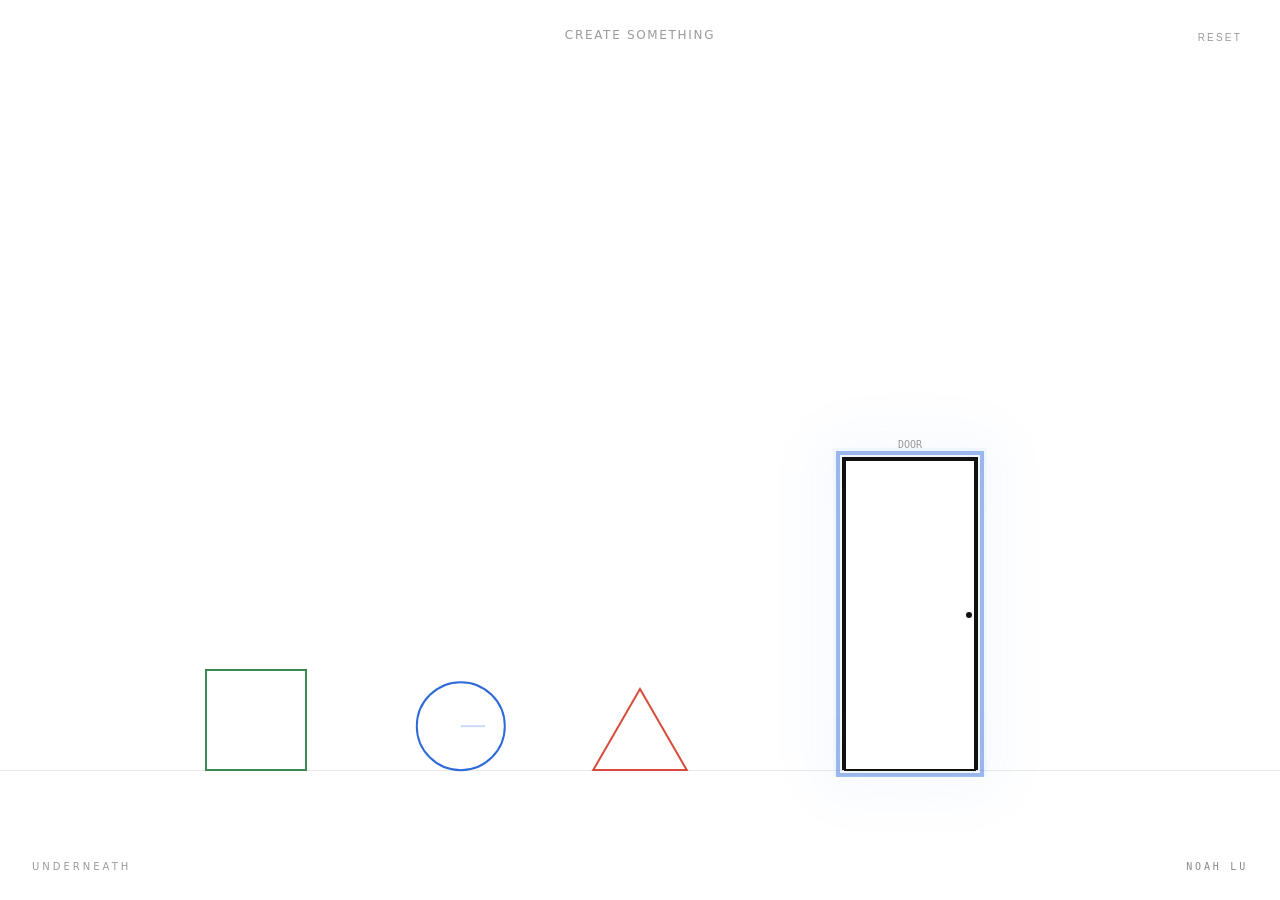
<file: index.html>
<!doctype html>
<html lang="en">
  <head>
    <meta charset="utf-8" />
    <title>Underneath</title>
    <meta name="viewport" content="width=device-width,initial-scale=1" />
    <link rel="stylesheet" href="transitions.css" />
    <link rel="stylesheet" href="styles.css" />
  </head>
  <body>
    <div class="hint" id="hint">create something</div>
    <button class="reset" id="reset" type="button">reset</button>
    <div class="brand">Underneath</div>
    <div class="credit">Noah Lu</div>
    <div class="timer" id="timer">
      holding pattern
      <div class="bar"><i id="timerFill"></i></div>
      <span class="label" id="timerText">3.0</span>
    </div>
    <canvas id="cv"></canvas>
    <div class="gate" id="gate">
      <h1>Underneath.</h1>
      <p>the first pause is complete</p>
      <a href="path.html" id="enter">follow the path</a>
    </div>
    <script src="transitions.js"></script>
    <script src="matter.min.js"></script>
    <script src="main.js"></script>
  </body>
</html>
</file>
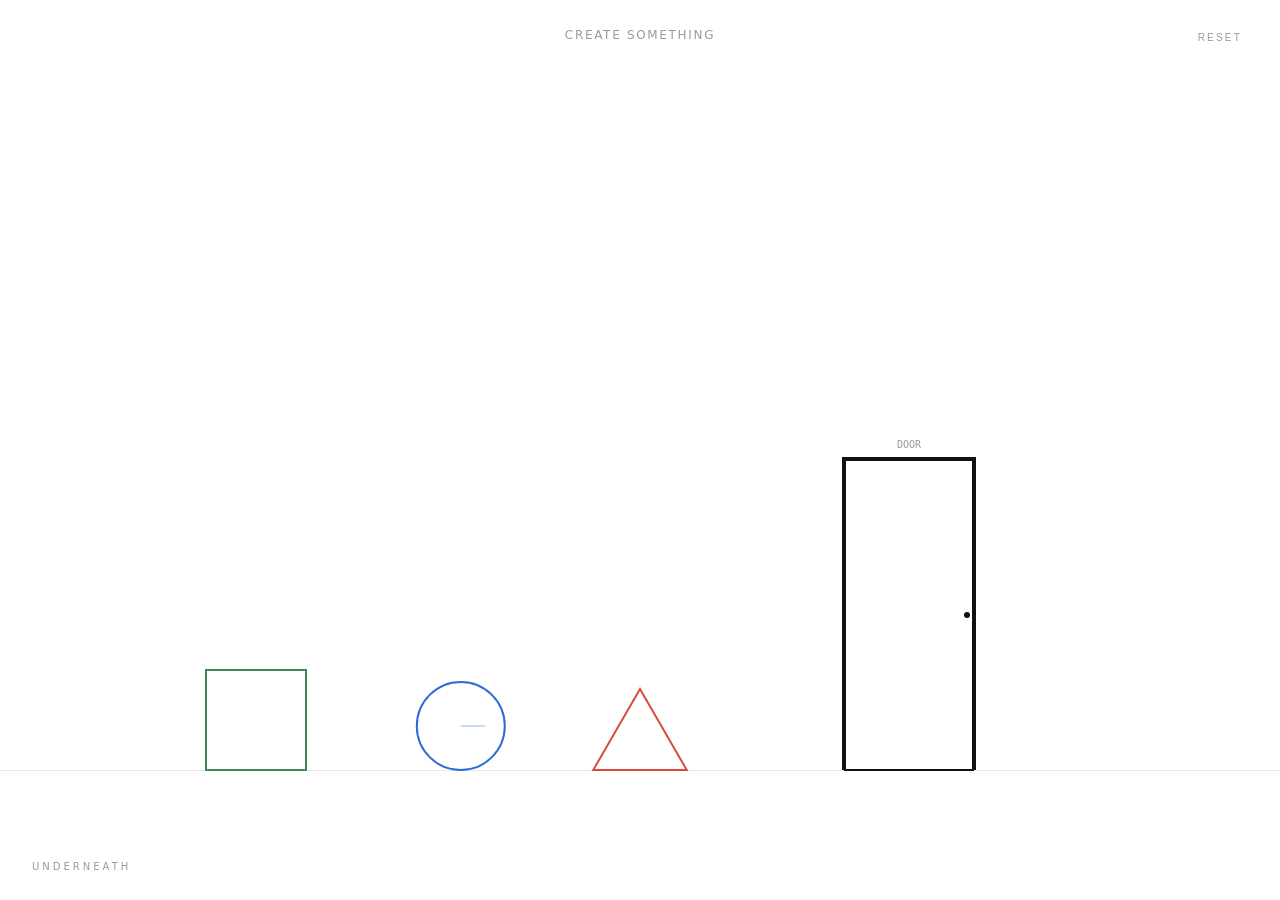
<file: art website/index.html>
<!doctype html>
<html lang="en">
  <head>
    <meta charset="utf-8" />
    <title>Underneath</title>
    <meta name="viewport" content="width=device-width,initial-scale=1" />
    <style>
      :root {
        --ink: #111;
        --muted: #9a9a9a;
        --hair: #e9e9e9;
        --red: #d94b3a;
        --blue: #2f6bd8;
        --green: #3a8a55;
      }
      * {
        box-sizing: border-box;
      }
      html,
      body {
        margin: 0;
        padding: 0;
        height: 100%;
        background: #fff;
        font-family:
          "Inter",
          system-ui,
          -apple-system,
          "Helvetica Neue",
          Helvetica,
          Arial,
          sans-serif;
      }
      body {
        overflow: hidden;
        cursor: default;
        user-select: none;
        -webkit-user-select: none;
      }
      canvas {
        position: fixed;
        inset: 0;
        display: block;
      }

      .hint {
        position: fixed;
        top: 28px;
        left: 50%;
        transform: translateX(-50%);
        font-size: 12px;
        letter-spacing: 0.14em;
        text-transform: uppercase;
        color: var(--muted);
        pointer-events: none;
        transition: opacity 0.6s ease;
      }
      .timer {
        position: fixed;
        bottom: 32px;
        left: 50%;
        transform: translateX(-50%) translateY(8px);
        font-family:
          "JetBrains Mono", ui-monospace, SFMono-Regular, Menlo, monospace;
        font-size: 11px;
        letter-spacing: 0.2em;
        color: var(--ink);
        opacity: 0;
        transition:
          opacity 0.35s ease,
          transform 0.35s ease;
        pointer-events: none;
        text-align: center;
      }
      .timer.on {
        opacity: 1;
        transform: translateX(-50%) translateY(0);
      }
      .timer .bar {
        width: 200px;
        height: 1px;
        background: var(--hair);
        margin: 10px auto 0;
        position: relative;
      }
      .timer .bar i {
        position: absolute;
        left: 0;
        top: 0;
        height: 100%;
        width: 0%;
        background: var(--ink);
        transition: width 0.12s linear;
      }
      .timer .label {
        display: block;
        margin-top: 6px;
        color: var(--muted);
        font-size: 9px;
        letter-spacing: 0.3em;
      }

      .reset {
        position: fixed;
        top: 24px;
        right: 28px;
        font-size: 10px;
        letter-spacing: 0.22em;
        text-transform: uppercase;
        color: var(--muted);
        background: none;
        border: none;
        padding: 8px 10px;
        cursor: pointer;
        transition:
          color 0.2s ease,
          opacity 0.6s ease;
        z-index: 20;
      }
      .reset:hover {
        color: var(--ink);
      }

      .gate {
        position: fixed;
        inset: 0;
        background: #0a0a0a;
        opacity: 0;
        pointer-events: none;
        transition: opacity 0.8s ease;
        display: flex;
        align-items: center;
        justify-content: center;
        flex-direction: column;
        z-index: 60;
        color: #fff;
      }
      .gate.on {
        opacity: 1;
        pointer-events: auto;
      }
      .gate h1 {
        font-family: "Fraunces", "Times New Roman", serif;
        font-weight: 300;
        font-size: 64px;
        letter-spacing: -0.02em;
        margin: 0 0 24px;
        color: #fff;
      }
      .gate p {
        font-size: 12px;
        letter-spacing: 0.2em;
        text-transform: uppercase;
        color: #666;
        margin: 0 0 48px;
      }
      .gate a {
        font-size: 11px;
        letter-spacing: 0.3em;
        text-transform: uppercase;
        color: #fff;
        border: 1px solid #fff;
        padding: 14px 32px;
        text-decoration: none;
        transition:
          background 0.25s ease,
          color 0.25s ease;
      }
      .gate a:hover {
        background: #fff;
        color: #0a0a0a;
      }

      .brand {
        position: fixed;
        bottom: 28px;
        left: 32px;
        font-size: 10px;
        letter-spacing: 0.3em;
        text-transform: uppercase;
        color: var(--muted);
        pointer-events: none;
        transition: opacity 0.6s ease;
      }

      /* CSS handles all the UI fade-out on win — no JS inline styles needed */
      body.won .hint,
      body.won .reset,
      body.won .brand,
      body.won .timer {
        opacity: 0 !important;
        pointer-events: none;
      }
    </style>
  </head>
  <body>
    <div class="hint" id="hint">Create something</div>
    <button class="reset" id="reset" type="button">reset</button>
    <div class="brand">Underneath</div>
    <div class="timer" id="timer">
      holding pattern
      <div class="bar"><i id="timerFill"></i></div>
      <span class="label" id="timerText">5.0</span>
    </div>
    <canvas id="cv"></canvas>
    <div class="gate" id="gate">
      <h1>Underneath.</h1>
      <p>you crossed the threshold</p>
      <a href="Archive.html" id="enter">enter the archive</a>
    </div>

    <script>
      /* =========================================================
   Underneath — stacking puzzle
   Optimizations applied:
   · Advanced SAT solver with continuous vertex updates 
   · Contact manifold averaging for stable polygon stacking
   · True ground-plane impulse resolution
   · Real-world inertia tensors and settling damping
   ========================================================= */

      const cv = document.getElementById("cv");
      const ctx = cv.getContext("2d");
      const timerEl = document.getElementById("timer");
      const fill = document.getElementById("timerFill");
      const tText = document.getElementById("timerText");
      const gate = document.getElementById("gate");
      const resetBtn = document.getElementById("reset");

      /* ---------- Palette cache ---------- */
      const P = {};
      function cachePalette() {
        const s = getComputedStyle(document.documentElement);
        P.ink = s.getPropertyValue("--ink").trim();
        P.muted = s.getPropertyValue("--muted").trim();
        P.hair = s.getPropertyValue("--hair").trim();
        P.red = s.getPropertyValue("--red").trim();
        P.blue = s.getPropertyValue("--blue").trim();
        P.green = s.getPropertyValue("--green").trim();
      }
      function bodyColor(b) {
        if (b.color === "--green") return P.green;
        if (b.color === "--blue") return P.blue;
        if (b.color === "--red") return P.red;
        return b.color;
      }

      /* ---------- Stack detection config ---------- */
      const STACK = {
        groundTol: 28,
        ciSqYTol: 38,
        ciSqXTol: 34,
        trCiYTol: 42,
        trCiXTol: 40,
        restV: 90,
        restW: 2.0,
      };

      /* ---------- Viewport ---------- */
      let W = 0,
        H = 0,
        DPR = 1;
      function resize() {
        cachePalette();
        DPR = Math.min(window.devicePixelRatio || 1, 2);
        W = window.innerWidth;
        H = window.innerHeight;
        cv.width = W * DPR;
        cv.height = H * DPR;
        cv.style.width = W + "px";
        cv.style.height = H + "px";
        ctx.setTransform(DPR, 0, 0, DPR, 0, 0);
        layoutDoor();
      }
      window.addEventListener("resize", resize);

      /* ---------- Door ---------- */
      const door = { x: 0, y: 0, w: 120, h: 280, opening: 0, zoom: 0 };
      function groundY() {
        return H - 130;
      }
      function layoutDoor() {
        door.w = Math.min(130, W * 0.1);
        door.h = Math.min(310, H * 0.48);
        door.x = Math.round(W * 0.66);
        door.y = groundY() - door.h;
      }

      /* ---------- Physics constants ---------- */
      const G = 1400;
      const REST = 0.0;
      const LIN_DAMP = 0.992;
      const ANG_DAMP = 0.96;
      const SOLVER_ITERS = 10;

      /* ---------- Bodies ---------- */
      function makeBody(type, opts) {
        return Object.assign(
          {
            type,
            x: 0,
            y: 0,
            vx: 0,
            vy: 0,
            a: 0,
            w: 0,
            color: "#000",
            mass: 1,
            inv: 1,
            inertia: 1,
            inI: 1,
            held: false,
            onGround: false,
            sleepFrames: 0,
            sleeping: false,
            _v: null,
          },
          opts,
        );
      }

      function wake(b) {
        b.sleeping = false;
        b.sleepFrames = 0;
      }

      let bodies = [];
      function buildScene() {
        bodies = [];
        const gy = groundY();
        const sq = makeBody("square", {
          color: "--green",
          x: W * 0.2,
          y: gy - 50,
          hw: 50,
          hh: 50,
          mass: 2.0,
        });
        const ci = makeBody("circle", {
          color: "--blue",
          x: W * 0.36,
          y: gy - 44,
          r: 44,
          mass: 1.4,
        });
        const tr = makeBody("triangle", {
          color: "--red",
          x: W * 0.5,
          y: gy - 46,
          R: 54,
          mass: 1.0,
        });
        for (const b of [sq, ci, tr]) {
          b.inv = 1 / b.mass;
          // Standard real-world inertia tensors for stability
          if (b.type === "circle") b.inertia = 0.5 * b.mass * b.r * b.r;
          else if (b.type === "square")
            b.inertia = (b.mass * ((2 * b.hw) ** 2 + (2 * b.hh) ** 2)) / 12;
          else b.inertia = 0.15 * b.mass * b.R * b.R;
          b.inI = 1 / b.inertia;
        }
        bodies.push(sq, ci, tr);
      }

      /* ---------- Geometry ---------- */
      function squareVertsRaw(b) {
        const c = Math.cos(b.a),
          s = Math.sin(b.a);
        const px = [-b.hw, b.hw, b.hw, -b.hw],
          py = [-b.hh, -b.hh, b.hh, b.hh];
        const out = [];
        for (let i = 0; i < 4; i++)
          out.push({
            x: b.x + px[i] * c - py[i] * s,
            y: b.y + px[i] * s + py[i] * c,
          });
        return out;
      }
      function triangleVertsRaw(b) {
        const c = Math.cos(b.a),
          s = Math.sin(b.a);
        return [-Math.PI / 2, Math.PI / 6, (5 * Math.PI) / 6].map((t) => {
          const lx = Math.cos(t) * b.R,
            ly = Math.sin(t) * b.R;
          return { x: b.x + lx * c - ly * s, y: b.y + lx * s + ly * c };
        });
      }

      function updateVerts(b) {
        if (b.type === "square") b._v = squareVertsRaw(b);
        else if (b.type === "triangle") b._v = triangleVertsRaw(b);
      }

      function bodyAABB(b) {
        if (b.type === "circle")
          return {
            minX: b.x - b.r,
            maxX: b.x + b.r,
            minY: b.y - b.r,
            maxY: b.y + b.r,
          };
        const v = b._v;
        let mnx = Infinity,
          mny = Infinity,
          mxx = -Infinity,
          mxy = -Infinity;
        for (const p of v) {
          if (p.x < mnx) mnx = p.x;
          if (p.x > mxx) mxx = p.x;
          if (p.y < mny) mny = p.y;
          if (p.y > mxy) mxy = p.y;
        }
        return { minX: mnx, maxX: mxx, minY: mny, maxY: mxy };
      }

      function aabbsOverlap(A, B) {
        const a = bodyAABB(A),
          b = bodyAABB(B);
        return (
          a.maxX > b.minX &&
          a.minX < b.maxX &&
          a.maxY > b.minY &&
          a.minY < b.maxY
        );
      }

      /* ---------- SAT ---------- */
      function polyAxes(verts) {
        const a = [];
        for (let i = 0; i < verts.length; i++) {
          const p = verts[i],
            q = verts[(i + 1) % verts.length];
          const ex = q.x - p.x,
            ey = q.y - p.y,
            L = Math.hypot(ex, ey) || 1;
          a.push({ x: -ey / L, y: ex / L });
        }
        return a;
      }
      function projectPoly(verts, ax) {
        let mn = Infinity,
          mx = -Infinity;
        for (const v of verts) {
          const d = v.x * ax.x + v.y * ax.y;
          if (d < mn) mn = d;
          if (d > mx) mx = d;
        }
        return [mn, mx];
      }

      function collidePolyPoly(A, B) {
        const va = A._v,
          vb = B._v;
        const axes = [...polyAxes(va), ...polyAxes(vb)];
        let best = { depth: Infinity, nx: 0, ny: 0 };
        for (const ax of axes) {
          const [a1, a2] = projectPoly(va, ax),
            [b1, b2] = projectPoly(vb, ax);
          const o = Math.min(a2, b2) - Math.max(a1, b1);
          if (o <= 0) return null;
          if (o < best.depth) best = { depth: o, nx: ax.x, ny: ax.y };
        }
        const dx = B.x - A.x,
          dy = B.y - A.y;
        if (dx * best.nx + dy * best.ny < 0) {
          best.nx = -best.nx;
          best.ny = -best.ny;
        }

        // Average all contact points near the max depth for stability
        let pA = [],
          dA = -Infinity;
        for (const v of va) {
          const d = v.x * best.nx + v.y * best.ny;
          if (d > dA + 0.1) {
            dA = d;
            pA = [v];
          } else if (d > dA - 0.1) {
            pA.push(v);
            dA = Math.max(dA, d);
          }
        }
        let pB = [],
          dB = Infinity;
        for (const v of vb) {
          const d = v.x * best.nx + v.y * best.ny;
          if (d < dB - 0.1) {
            dB = d;
            pB = [v];
          } else if (d < dB + 0.1) {
            pB.push(v);
            dB = Math.min(dB, d);
          }
        }
        let cx = 0,
          cy = 0;
        for (const v of pA) {
          cx += v.x;
          cy += v.y;
        }
        for (const v of pB) {
          cx += v.x;
          cy += v.y;
        }
        const count = pA.length + pB.length;

        return {
          depth: best.depth,
          nx: best.nx,
          ny: best.ny,
          cx: cx / count,
          cy: cy / count,
        };
      }

      function pointInPoly(x, y, verts) {
        let inside = false;
        for (let i = 0, j = verts.length - 1; i < verts.length; j = i++) {
          const xi = verts[i].x,
            yi = verts[i].y,
            xj = verts[j].x,
            yj = verts[j].y;
          if (
            yi > y != yj > y &&
            x < ((xj - xi) * (y - yi)) / (yj - yi || 1e-9) + xi
          )
            inside = !inside;
        }
        return inside;
      }
      function collideCirclePoly(C, P) {
        const verts = P._v;
        let best = Infinity,
          cpx = 0,
          cpy = 0;
        for (let i = 0; i < verts.length; i++) {
          const a = verts[i],
            b = verts[(i + 1) % verts.length];
          const ex = b.x - a.x,
            ey = b.y - a.y;
          const t = Math.max(
            0,
            Math.min(
              1,
              ((C.x - a.x) * ex + (C.y - a.y) * ey) / (ex * ex + ey * ey || 1),
            ),
          );
          const px = a.x + ex * t,
            py = a.y + ey * t;
          const dd = (C.x - px) ** 2 + (C.y - py) ** 2;
          if (dd < best) {
            best = dd;
            cpx = px;
            cpy = py;
          }
        }
        const dist = Math.sqrt(best);
        const inside = pointInPoly(C.x, C.y, verts);
        if (!inside && dist >= C.r) return null;
        let nx, ny, depth;
        if (inside) {
          nx = C.x - cpx;
          ny = C.y - cpy;
          const L = Math.hypot(nx, ny) || 1;
          nx /= L;
          ny /= L;
          depth = C.r + dist;
        } else {
          nx = (C.x - cpx) / (dist || 1);
          ny = (C.y - cpy) / (dist || 1);
          depth = C.r - dist;
        }
        return { depth, nx, ny, cx: cpx, cy: cpy };
      }
      function collideCircleCircle(A, B) {
        const dx = B.x - A.x,
          dy = B.y - A.y,
          d = Math.hypot(dx, dy),
          r = A.r + B.r;
        if (d >= r) return null;
        const nx = d ? dx / d : 1,
          ny = d ? dy / d : 0;
        return { depth: r - d, nx, ny, cx: A.x + nx * A.r, cy: A.y + ny * A.r };
      }
      function collide(A, B) {
        if (!aabbsOverlap(A, B)) return null;
        if (A.type === "circle" && B.type === "circle")
          return collideCircleCircle(A, B);
        if (A.type === "circle") {
          const c = collideCirclePoly(A, B);
          if (!c) return null;
          return { depth: c.depth, nx: -c.nx, ny: -c.ny, cx: c.cx, cy: c.cy };
        }
        if (B.type === "circle") {
          const c = collideCirclePoly(B, A);
          if (!c) return null;
          return { depth: c.depth, nx: c.nx, ny: c.ny, cx: c.cx, cy: c.cy };
        }
        return collidePolyPoly(A, B);
      }

      /* ---------- Resolution ---------- */
      function resolveStatic(b) {
        const gy = groundY();
        let pen = 0;
        let cx = 0,
          cy = 0;

        if (b.type === "circle") {
          pen = b.y + b.r - gy;
          cx = b.x;
          cy = b.y + b.r;
        } else {
          let p = [],
            dMax = -Infinity;
          for (const v of b._v) {
            const d = v.y - gy;
            if (d > dMax + 0.1) {
              dMax = d;
              p = [v];
            } else if (d > dMax - 0.1) {
              p.push(v);
              dMax = Math.max(dMax, d);
            }
          }
          if (dMax > 0) {
            pen = dMax;
            for (const v of p) {
              cx += v.x;
              cy += v.y;
            }
            cx /= p.length;
            cy /= p.length;
          }
        }

        if (pen > 0) {
          b.onGround = true;
          if (!b.held) {
            b.y -= pen;
            cy -= pen; // Adjust contact point directly with position
            updateVerts(b); // Update vertices instantly for stable iter

            const nx = 0,
              ny = -1;
            const rax = cx - b.x,
              ray = cy - b.y;
            const vax = b.vx - b.w * ray,
              vay = b.vy + b.w * rax;
            const vn = vax * nx + vay * ny;

            // Vertical restitution/impulse
            // Normal n=(0,-1) points from ground UP to body, so the body
            // is "B-like" relative to the ground; impulse pushes it along +n.
            if (vn < 0) {
              const raCN = rax * ny - ray * nx;
              const denom = b.inv + raCN * raCN * b.inI;
              const j = (-(1 + REST) * vn) / denom;
              b.vx += j * nx * b.inv;
              b.vy += j * ny * b.inv;
              b.w += j * raCN * b.inI;
            }

            // Friction against floor
            const tx = -ny,
              ty = nx;
            const vt = vax * tx + vay * ty;
            const raCT = rax * ty - ray * tx;
            const denomT = b.inv + raCT * raCT * b.inI;
            let jt = -vt / denomT;

            const maxFric = Math.abs(vn) * 0.5; // Friction limit
            if (jt > maxFric) jt = maxFric;
            if (jt < -maxFric) jt = -maxFric;

            b.vx += jt * tx * b.inv;
            b.vy += jt * ty * b.inv;
            b.w += jt * raCT * b.inI;
          }
        } else {
          b.onGround = false;
        }

        // Wall boundaries
        if (b.x < 50) {
          b.x = 50;
          if (b.vx < 0) b.vx *= -0.5;
          updateVerts(b);
        }
        if (b.x > W - 50) {
          b.x = W - 50;
          if (b.vx > 0) b.vx *= -0.5;
          updateVerts(b);
        }
      }

      function resolvePair(A, B, info) {
        if (!info || info.depth <= 0) return;
        if (A.sleeping) wake(A);
        if (B.sleeping) wake(B);

        const { depth, nx, ny, cx, cy } = info;
        const totalInv = (A.held ? 0 : A.inv) + (B.held ? 0 : B.inv);
        if (totalInv === 0) return;

        // Positional Correction
        const corr = (Math.max(depth - 0.5, 0) / totalInv) * 0.6;
        if (!A.held) {
          A.x -= nx * corr * A.inv;
          A.y -= ny * corr * A.inv;
          updateVerts(A);
        }
        if (!B.held) {
          B.x += nx * corr * B.inv;
          B.y += ny * corr * B.inv;
          updateVerts(B);
        }

        const rax = cx - A.x,
          ray = cy - A.y,
          rbx = cx - B.x,
          rby = cy - B.y;
        const vax = A.vx - A.w * ray,
          vay = A.vy + A.w * rax;
        const vbx = B.vx - B.w * rby,
          vby = B.vy + B.w * rbx;
        const rvx = vbx - vax,
          rvy = vby - vay;
        const vn = rvx * nx + rvy * ny;

        if (vn > 0) return; // Bodies separating

        // Normal Impulse
        const raCN = rax * ny - ray * nx,
          rbCN = rbx * ny - rby * nx;
        const denom =
          totalInv +
          (A.held ? 0 : raCN * raCN * A.inI) +
          (B.held ? 0 : rbCN * rbCN * B.inI);
        const j = (-(1 + REST) * vn) / denom;

        if (!A.held) {
          A.vx -= j * nx * A.inv;
          A.vy -= j * ny * A.inv;
          A.w -= j * raCN * A.inI;
        }
        if (!B.held) {
          B.vx += j * nx * B.inv;
          B.vy += j * ny * B.inv;
          B.w += j * rbCN * B.inI;
        }

        // Tangent Friction
        const tx = -ny,
          ty = nx;
        const vt = rvx * tx + rvy * ty;
        const raCT = rax * ty - ray * tx,
          rbCT = rbx * ty - rby * tx;
        const denomT =
          totalInv +
          (A.held ? 0 : raCT * raCT * A.inI) +
          (B.held ? 0 : rbCT * rbCT * B.inI);
        let jt = -vt / denomT;

        const maxFric = Math.abs(j) * 0.4;
        if (jt > maxFric) jt = maxFric;
        if (jt < -maxFric) jt = -maxFric;

        if (!A.held) {
          A.vx -= jt * tx * A.inv;
          A.vy -= jt * ty * A.inv;
          A.w -= jt * raCT * A.inI;
        }
        if (!B.held) {
          B.vx += jt * tx * B.inv;
          B.vy += jt * ty * B.inv;
          B.w += jt * rbCT * B.inI;
        }
      }

      /* ---------- Drag ---------- */
      let drag = null;
      let mouse = { x: 0, y: 0, prev: { x: 0, y: 0 } };
      function pointInBody(x, y, b) {
        if (b.type === "circle")
          return (x - b.x) ** 2 + (y - b.y) ** 2 <= b.r * b.r;
        return pointInPoly(x, y, b._v);
      }
      cv.addEventListener("pointerdown", (e) => {
        if (won) return;
        mouse.x = e.clientX;
        mouse.y = e.clientY;
        mouse.prev = { x: e.clientX, y: e.clientY };
        for (let i = bodies.length - 1; i >= 0; i--) {
          const b = bodies[i];
          if (pointInBody(mouse.x, mouse.y, b)) {
            drag = { body: b, ox: b.x - mouse.x, oy: b.y - mouse.y };
            wake(b);
            for (const o of bodies) wake(o);
            b.held = true;
            b.vx = 0;
            b.vy = 0;
            b.w = 0;
            bodies.splice(i, 1);
            bodies.push(b);
            cv.setPointerCapture(e.pointerId);
            document.body.style.cursor = "grabbing";
            return;
          }
        }
      });
      cv.addEventListener("pointermove", (e) => {
        mouse.prev = { x: mouse.x, y: mouse.y };
        mouse.x = e.clientX;
        mouse.y = e.clientY;
        if (!drag) {
          let hover = false;
          for (const b of bodies) {
            if (pointInBody(mouse.x, mouse.y, b)) {
              hover = true;
              break;
            }
          }
          document.body.style.cursor = hover ? "grab" : "default";
        }
      });
      function endDrag() {
        if (!drag) return;
        const b = drag.body;
        b.held = false;
        b.vx = ((mouse.x - mouse.prev.x) / (1 / 60)) * 0.4;
        b.vy = ((mouse.y - mouse.prev.y) / (1 / 60)) * 0.4;
        drag = null;
        document.body.style.cursor = "default";
      }
      cv.addEventListener("pointerup", endDrag);
      cv.addEventListener("pointercancel", endDrag);

      /* ---------- Unified step loop ---------- */
      let lastT = performance.now();
      let won = false;
      let winState = null;
      const DOOR_END = 1.6,
        ZOOM_START = 1.2,
        ZOOM_END = 3.4;

      function step(now) {
        const dt = Math.min(0.033, (now - lastT) / 1000);
        lastT = now;

        if (drag) {
          const b = drag.body,
            tx = mouse.x + drag.ox,
            ty = mouse.y + drag.oy;
          b.vx += ((tx - b.x) * 36 - b.vx * 12) * dt;
          b.vy += ((ty - b.y) * 36 - b.vy * 12) * dt;
          b.w *= 0.5;
        }

        for (const b of bodies) {
          if (b.sleeping) continue;
          if (!b.held) b.vy += G * dt;
          b.vx *= LIN_DAMP;
          b.vy *= LIN_DAMP;
          b.w *= ANG_DAMP;
          b.x += b.vx * dt;
          b.y += b.vy * dt;
          b.a += b.w * dt;
          updateVerts(b);
        }

        for (let it = 0; it < SOLVER_ITERS; it++) {
          for (const b of bodies) resolveStatic(b);
          for (let i = 0; i < bodies.length; i++)
            for (let j = i + 1; j < bodies.length; j++) {
              const c = collide(bodies[i], bodies[j]);
              if (c) resolvePair(bodies[i], bodies[j], c);
            }
        }

        /* sleep system */
        for (const b of bodies) {
          if (b.held) {
            wake(b);
            continue;
          }
          if (b.sleeping) continue;

          const v = Math.abs(b.vx) + Math.abs(b.vy);

          // Quick settling damping when very slow to assist entering sleep
          if (v < 10 && Math.abs(b.w) < 0.5) {
            b.vx *= 0.9;
            b.vy *= 0.9;
            b.w *= 0.9;
          }

          if (v < 3 && Math.abs(b.w) < 0.15) {
            b.sleepFrames++;
            if (b.sleepFrames > 25) {
              b.sleeping = true;
              b.vx = 0;
              b.vy = 0;
              b.w = 0;
            }
          } else {
            b.sleepFrames = 0;
          }
        }

        detectStack(dt);

        if (winState) {
          const el = (now - winState.t0) / 1000;
          const dk = Math.min(1, el / DOOR_END);
          door.opening = 1 - Math.pow(1 - dk, 3);
          const zRaw = (el - ZOOM_START) / (ZOOM_END - ZOOM_START);
          door.zoom = Math.max(0, Math.min(1, zRaw));
          if (el >= ZOOM_END) {
            door.opening = 1;
            door.zoom = 1;
            winState = null;
            gate.classList.add("on");
          }
        }

        draw();
        requestAnimationFrame(step);
      }

      /* ---------- Stack detection ---------- */
      let holdT = 0;
      const HOLD_TARGET = 5.0;
      function bodyByType(t) {
        return bodies.find((b) => b.type === t);
      }
      function isStacked() {
        const sq = bodyByType("square"),
          ci = bodyByType("circle"),
          tr = bodyByType("triangle");
        if (!sq || !ci || !tr) return false;
        const gy = groundY();
        const sqA = bodyAABB(sq),
          trA = bodyAABB(tr);
        if (Math.abs(sqA.maxY - gy) > STACK.groundTol) return false;
        if (Math.abs(ci.y + ci.r - sqA.minY) > STACK.ciSqYTol) return false;
        if (Math.abs(ci.x - sq.x) > sq.hw + STACK.ciSqXTol) return false;
        if (Math.abs(trA.maxY - (ci.y - ci.r)) > STACK.trCiYTol) return false;
        if (Math.abs(tr.x - ci.x) > ci.r + STACK.trCiXTol) return false;
        for (const b of [sq, ci, tr]) {
          if (b.held) return false;
          if (Math.abs(b.vx) + Math.abs(b.vy) > STACK.restV) return false;
          if (Math.abs(b.w) > STACK.restW) return false;
        }
        return true;
      }
      function detectStack(dt) {
        if (won) return;
        if (isStacked()) {
          holdT += dt;
          timerEl.classList.add("on");
          fill.style.width = Math.min(1, holdT / HOLD_TARGET) * 100 + "%";
          tText.textContent = Math.max(0, HOLD_TARGET - holdT).toFixed(1);
          if (holdT >= HOLD_TARGET) win();
        } else if (holdT > 0) {
          holdT = Math.max(0, holdT - dt * 3);
          fill.style.width = Math.min(1, holdT / HOLD_TARGET) * 100 + "%";
          tText.textContent = Math.max(0, HOLD_TARGET - holdT).toFixed(1);
          if (holdT <= 0.001) timerEl.classList.remove("on");
        }
      }

      function win() {
        won = true;
        document.body.classList.add("won");
        winState = { t0: performance.now() };
      }

      /* ---------- Render ---------- */
      function draw() {
        ctx.clearRect(0, 0, W, H);
        const dcx = door.x + door.w / 2,
          dcy = door.y + door.h / 2;
        let zoomed = false;
        if (door.zoom > 0) {
          const ez =
            door.zoom < 0.5
              ? 2 * door.zoom * door.zoom
              : 1 - Math.pow(-2 * door.zoom + 2, 2) / 2;
          const scale = 1 + ez * 40;
          ctx.save();
          ctx.translate(W / 2, H / 2);
          ctx.scale(scale, scale);
          ctx.translate(-dcx, -dcy);
          zoomed = true;
        }
        ctx.strokeStyle = P.hair;
        ctx.lineWidth = 1;
        ctx.beginPath();
        ctx.moveTo(0, groundY() + 0.5);
        ctx.lineTo(W, groundY() + 0.5);
        ctx.stroke();
        drawDoor();
        for (const b of bodies) drawBody(b);
        if (zoomed) ctx.restore();
      }

      function drawDoor() {
        const interiorAlpha = Math.min(1, door.opening * 1.4);
        if (interiorAlpha > 0) {
          ctx.save();
          ctx.fillStyle = "#0a0a0a";
          ctx.globalAlpha = interiorAlpha;
          ctx.fillRect(door.x, door.y, door.w, door.h);
          ctx.globalAlpha = 1;
          ctx.restore();
        }
        ctx.strokeStyle = P.ink;
        ctx.lineWidth = 2;
        ctx.beginPath();
        ctx.moveTo(door.x - 2, groundY());
        ctx.lineTo(door.x - 2, door.y - 2);
        ctx.lineTo(door.x + door.w + 2, door.y - 2);
        ctx.lineTo(door.x + door.w + 2, groundY());
        ctx.stroke();
        if (door.opening < 0.999) {
          const open = door.opening;
          const hingeX = door.x,
            yTop = door.y,
            yBot = door.y + door.h;
          const fw = door.w * (1 - open * 0.85),
            skewX = open * 36,
            skewY = open * 20;
          const xR = hingeX + fw;
          ctx.save();
          ctx.fillStyle = "#fff";
          ctx.strokeStyle = P.ink;
          ctx.lineWidth = 2;
          ctx.beginPath();
          ctx.moveTo(hingeX, yTop);
          ctx.lineTo(xR + skewX, yTop - skewY * 0.2);
          ctx.lineTo(xR + skewX, yBot + skewY);
          ctx.lineTo(hingeX, yBot);
          ctx.closePath();
          ctx.fill();
          ctx.stroke();
          ctx.beginPath();
          ctx.arc(
            xR + skewX - 6,
            (yTop + yBot) / 2 + skewY * 0.4,
            3,
            0,
            Math.PI * 2,
          );
          ctx.fillStyle = P.ink;
          ctx.fill();
          ctx.restore();
        }
        if (door.opening < 0.2) {
          ctx.fillStyle = P.muted;
          ctx.font = "10px ui-monospace,Menlo,monospace";
          ctx.textAlign = "center";
          ctx.fillText("DOOR", door.x + door.w / 2, door.y - 12);
        }
      }

      function drawBody(b) {
        ctx.save();
        ctx.lineWidth = 2;
        ctx.strokeStyle = bodyColor(b);
        ctx.fillStyle = "#fff";
        if (b.type === "circle") {
          ctx.translate(b.x, b.y);
          ctx.rotate(b.a);
          ctx.beginPath();
          ctx.arc(0, 0, b.r, 0, Math.PI * 2);
          ctx.fill();
          ctx.stroke();
          ctx.beginPath();
          ctx.moveTo(0, 0);
          ctx.lineTo(b.r * 0.55, 0);
          ctx.globalAlpha = 0.25;
          ctx.stroke();
          ctx.globalAlpha = 1;
        } else {
          const v = b._v;
          ctx.beginPath();
          ctx.moveTo(v[0].x, v[0].y);
          for (let i = 1; i < v.length; i++) ctx.lineTo(v[i].x, v[i].y);
          ctx.closePath();
          ctx.fill();
          ctx.stroke();
        }
        ctx.restore();
      }

      /* ---------- Reset ---------- */
      function reset() {
        won = false;
        holdT = 0;
        door.opening = 0;
        door.zoom = 0;
        winState = null;
        gate.classList.remove("on");
        document.body.classList.remove("won");
        timerEl.classList.remove("on");
        fill.style.width = "0%";
        tText.textContent = "5.0";
        buildScene();
      }
      resetBtn.addEventListener("click", reset);
      resetBtn.addEventListener("pointerdown", (e) => e.stopPropagation());
      document.getElementById("enter").addEventListener("click", (e) => {
        e.preventDefault();
        window.location.href = "Archive.html";
      });

      /* ---------- Init ---------- */
      resize();
      cachePalette();
      buildScene();
      // Initialize vertices before the first frame runs
      for (const b of bodies) updateVerts(b);
      requestAnimationFrame(step);
    </script>
  </body>
</html>
</file>
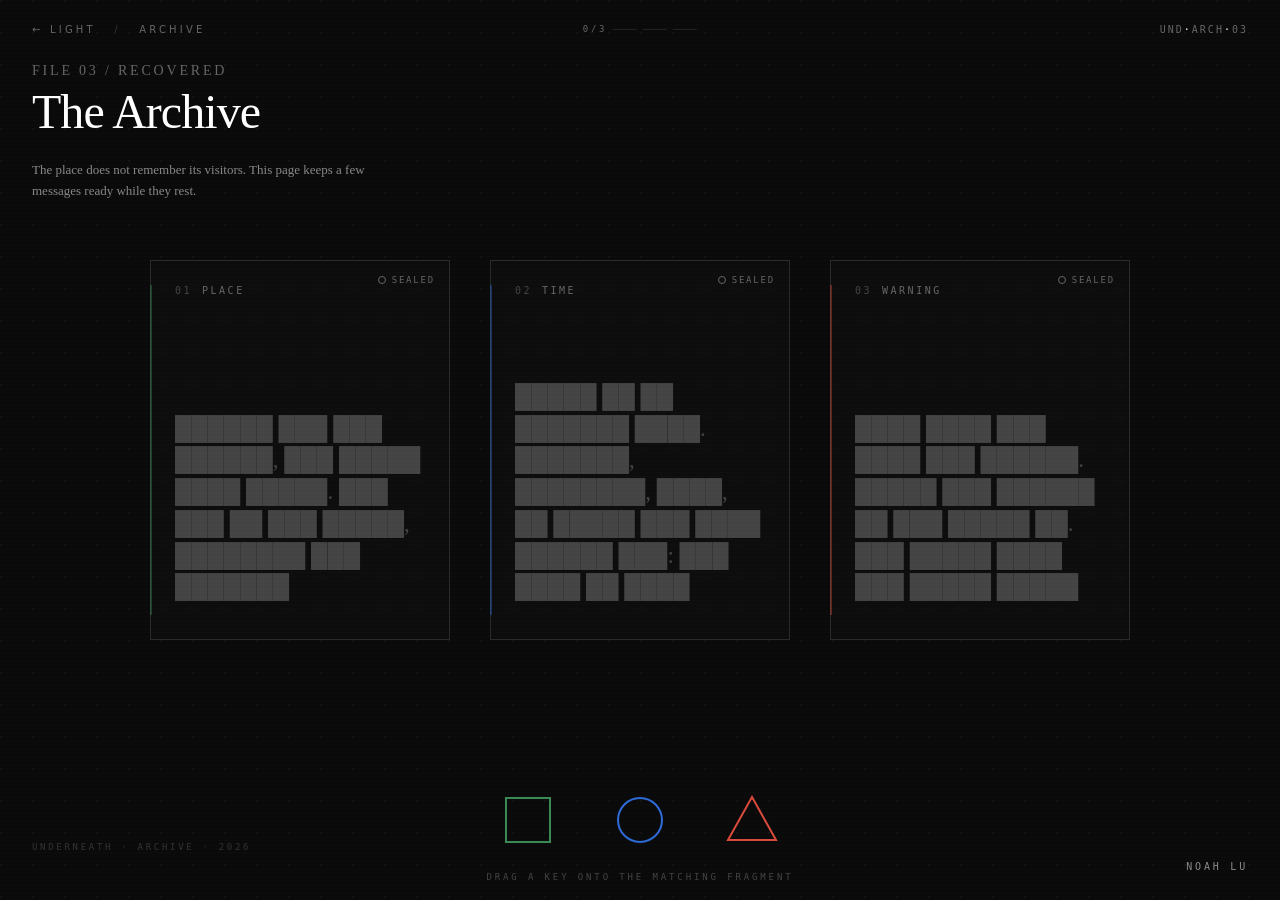
<file: Archive.html>
<!doctype html>
<html lang="en">
<head>
<meta charset="utf-8" />
<title>Underneath — Archive</title>
<meta name="viewport" content="width=device-width,initial-scale=1" />
<link rel="stylesheet" href="transitions.css" />
<link rel="stylesheet" href="archive.css" />
</head>
<body>
<div class="void"></div>
<div class="scan"></div>

<div class="crumb">
  <a href="light.html">← light</a>
  <span class="sep">/</span>
  <span>archive</span>
</div>
<div class="index">UND<b>·</b>ARCH<b>·</b>03</div>
<div class="credit">Noah Lu</div>

<div class="progress" id="progress">
  <span id="pcount">0/3</span>
  <span class="pip" data-i="0"></span>
  <span class="pip" data-i="1"></span>
  <span class="pip" data-i="2"></span>
</div>

<h1 class="heading"><span class="ix">FILE 03 / RECOVERED</span>The Archive</h1>
<p class="subhead">The place does not remember its visitors. This page keeps a few messages ready while they rest.</p>

<div class="stage">
  <div class="fragments" id="fragments">

    <article class="frag" data-key="green" style="--accent:#3a8a55;">
      <span class="lockmark">sealed</span>
      <div class="header"><span class="num">01</span>place</div>
      <div class="body" data-locked="██████ ███ ███ ██████, ███ █████ ████ █████. ███ ███ ██ ███ █████, ████████ ███ ███████" data-unlocked="Behind the old church, two walls keep watch. One new to the north, learning the weather; one old to the east, holding its breath.">██████ ███ ███ ██████, ███ █████ ████ █████. ███ ███ ██ ███ █████, ████████ ███ ███████</div>
    </article>

    <article class="frag" data-key="blue" style="--accent:#2f6bd8;">
      <span class="lockmark">sealed</span>
      <div class="header"><span class="num">02</span>time</div>
      <div class="body" data-locked="█████ ██ ██ ███████ ████. ███████, ████████, ████, ██ █████ ███ ████ ██████ ███: ███ ████ ██ ████" data-unlocked="There is no correct hour. Morning, midnight, rain, or after the long school day: any time is good if you can stop inside it for a while.">█████ ██ ██ ███████ ████. ███████, ████████, ████, ██ █████ ███ ████ ██████ ███: ███ ████ ██ ████</div>
    </article>

    <article class="frag" data-key="red" style="--accent:#d94b3a;">
      <span class="lockmark">sealed</span>
      <div class="header"><span class="num">03</span>warning</div>
      <div class="body" data-locked="████ ████ ███ ████ ███ ██████. █████ ███ ██████ ██ ███ █████ ██. ███ █████ ████ ███ █████ █████" data-unlocked="Take only the rest you needed. Leave the gravel as you found it. The place will not remember your name, but it will keep the quiet ready for the next.">████ ████ ███ ████ ███ ██████. █████ ███ ██████ ██ ███ █████ ██. ███ █████ ████ ███ █████ █████</div>
    </article>

  </div>
</div>

<div class="tray-label">drag a key onto the matching fragment</div>
<div class="tray" id="tray">
  <div class="key" draggable="false" data-color="green" style="--clr:#3a8a55;" id="key-green">
    <svg viewBox="0 0 64 64"><rect class="stroke" x="10" y="10" width="44" height="44"/></svg>
  </div>
  <div class="key" draggable="false" data-color="blue" style="--clr:#2f6bd8;" id="key-blue">
    <svg viewBox="0 0 64 64"><circle class="stroke" cx="32" cy="32" r="22"/></svg>
  </div>
  <div class="key" draggable="false" data-color="red" style="--clr:#d94b3a;" id="key-red">
    <svg viewBox="0 0 64 64"><polygon class="stroke" points="32,9 56,52 8,52"/></svg>
  </div>
</div>

<div class="brand">UNDERNEATH · ARCHIVE · 2026</div>

<div class="synthesis" id="synthesis">
  <div class="label">SYNTHESIS — all keys consumed</div>
  <h2>An old building on the corner does not remember its visitors. It remembers how to make room: a path to follow, a light to tune, a quiet to leave behind for whoever arrives next.</h2>
  <div class="coords">
    <span>LAT<b>46°31'17.1"N</b></span>
    <span>LON<b>6°36'49.1"E</b></span>
    <span>TIME<b id="currentTime">--:--</b></span>
  </div>
  <div class="actions">
    <a href="index.html" class="ghost">return</a>
    <a href="#" id="seal">seal the archive</a>
  </div>
</div>
<script src="transitions.js"></script>
<script src="archive.js"></script>
</body>
</html>
</file>
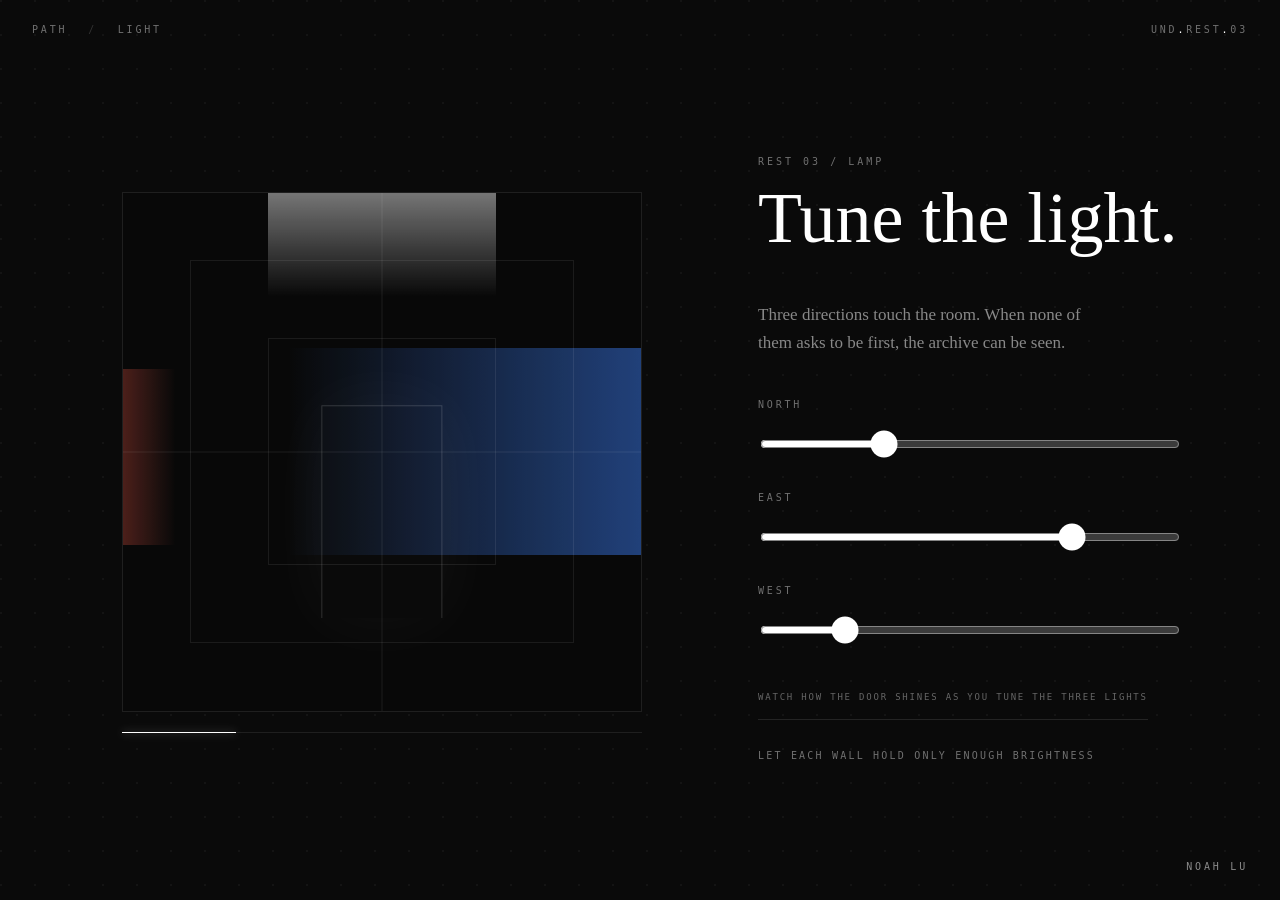
<file: light.html>
<!doctype html>
<html lang="en">
  <head>
    <meta charset="utf-8" />
    <title>Underneath - Light</title>
    <meta name="viewport" content="width=device-width,initial-scale=1" />
    <link rel="stylesheet" href="transitions.css" />
    <link rel="stylesheet" href="light.css" />
  </head>
  <body>
    <div class="void"></div>
    <div class="crumb">
      <a href="path.html">path</a>
      <span class="sep">/</span>
      <span>light</span>
    </div>
    <div class="index">UND<b>.</b>REST<b>.</b>03</div>
    <div class="credit">Noah Lu</div>

    <main class="shell">
      <section class="lightbox" aria-label="light tuning puzzle">
        <div class="aperture" id="aperture">
          <span class="beam north"></span>
          <span class="beam east"></span>
          <span class="beam west"></span>
          <span class="threshold" id="threshold"></span>
        </div>
        <div class="door-rail" aria-hidden="true"><i id="doorFill"></i></div>
      </section>

      <section class="panel">
        <span class="ix">REST 03 / LAMP</span>
        <h1>Tune the light.</h1>
        <a class="next" id="lightNext" href="Archive.html">enter the archive</a>
        <p>
          Three directions touch the room. When none of them asks to be first,
          the archive can be seen.
        </p>

        <div class="controls" id="controls">
          <label>
            <span>north</span>
            <input type="range" min="0" max="100" value="28" data-key="north" />
          </label>
          <label>
            <span>east</span>
            <input type="range" min="0" max="100" value="76" data-key="east" />
          </label>
          <label>
            <span>west</span>
            <input type="range" min="0" max="100" value="18" data-key="west" />
          </label>
        </div>

        <button class="tip" type="button">watch how the door shines as you tune the three lights</button>
        <p class="status" id="lightStatus">let each wall hold only enough brightness</p>
      </section>
    </main>

    <script src="transitions.js"></script>
    <script src="light.js"></script>
  </body>
</html>
</file>
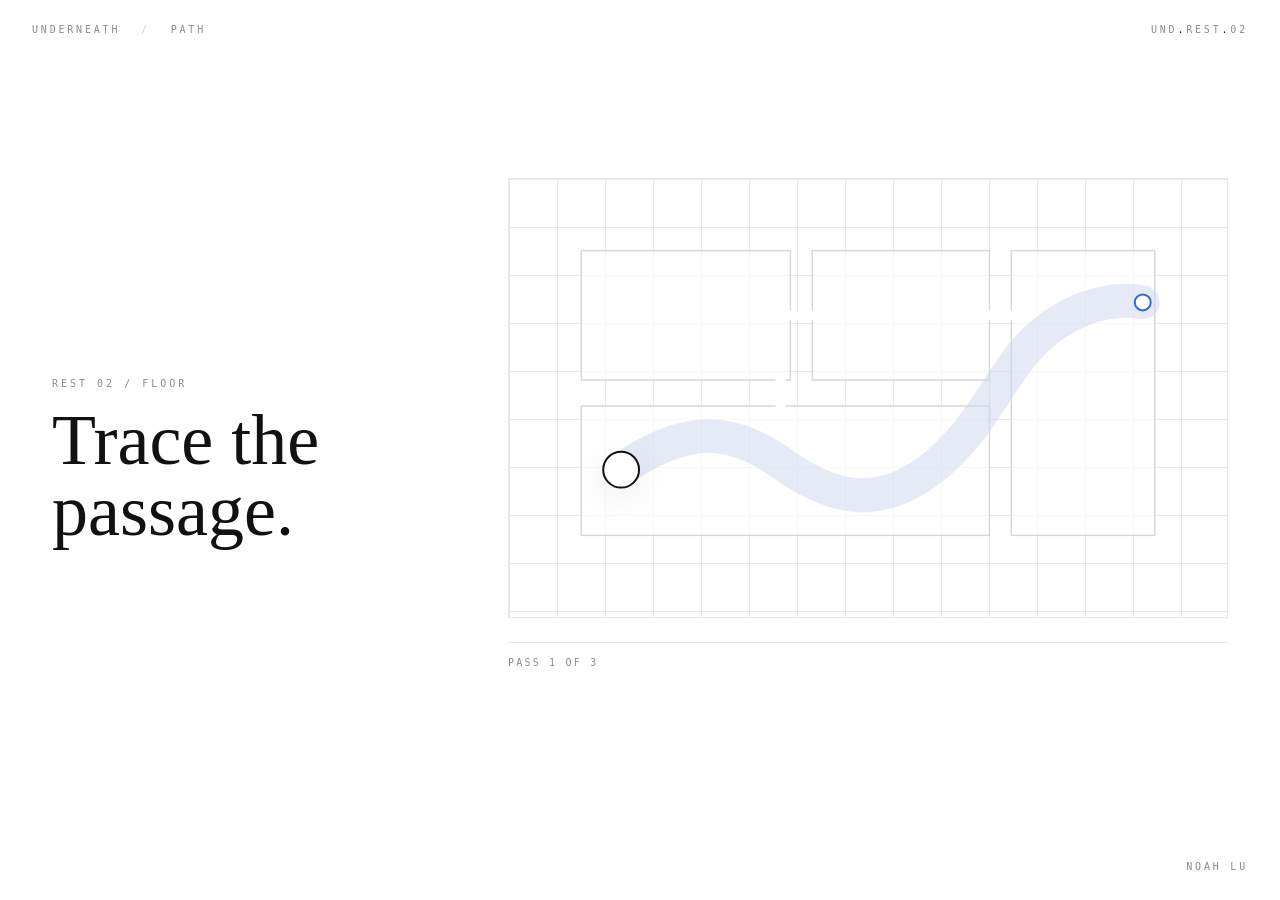
<file: path.html>
<!doctype html>
<html lang="en">
  <head>
    <meta charset="utf-8" />
    <title>Underneath - Path</title>
    <meta name="viewport" content="width=device-width,initial-scale=1" />
    <link rel="stylesheet" href="transitions.css" />
    <link rel="stylesheet" href="path.css" />
  </head>
  <body>
    <div class="crumb">
      <a href="index.html">underneath</a>
      <span class="sep">/</span>
      <span>path</span>
    </div>
    <div class="index">UND<b>.</b>REST<b>.</b>02</div>
    <div class="credit">Noah Lu</div>

    <main class="shell">
      <section class="copy">
        <span class="ix">REST 02 / FLOOR</span>
        <h1>Trace the passage.</h1>
      </section>

      <section class="plan" aria-label="floor path puzzle">
        <svg class="floor" viewBox="0 0 720 440" role="img" aria-label="a simple floorplan with a soft path">
          <rect class="room room-a" x="72" y="72" width="210" height="130" />
          <rect class="room room-b" x="304" y="72" width="178" height="130" />
          <rect class="room room-c" x="504" y="72" width="144" height="286" />
          <rect class="room room-d" x="72" y="228" width="410" height="130" />
          <line class="wall-gap" x1="282" y1="137" x2="304" y2="137" />
          <line class="wall-gap" x1="482" y1="137" x2="504" y2="137" />
          <line class="wall-gap" x1="272" y1="228" x2="272" y2="202" />
          <path id="pathGuide" class="guide" d="M 112 292 C 178 246, 224 250, 274 286 S 374 334, 430 286 C 486 238, 498 176, 552 143 C 586 122, 616 120, 636 124" />
          <path id="pathDrawn" class="drawn" d="M 112 292 C 178 246, 224 250, 274 286 S 374 334, 430 286 C 486 238, 498 176, 552 143 C 586 122, 616 120, 636 124" />
          <circle class="start" cx="112" cy="292" r="8" />
          <circle class="end" cx="636" cy="124" r="8" />
          <circle id="traveler" class="traveler" cx="112" cy="292" r="18" />
        </svg>
        <div class="rail" aria-hidden="true"><i id="pathFill"></i></div>
        <p class="status" id="pathStatus">pass 1 of 3</p>
        <a class="next" id="pathNext" href="light.html">find the light</a>
      </section>
    </main>

    <script src="transitions.js"></script>
    <script src="path.js"></script>
  </body>
</html>
</file>
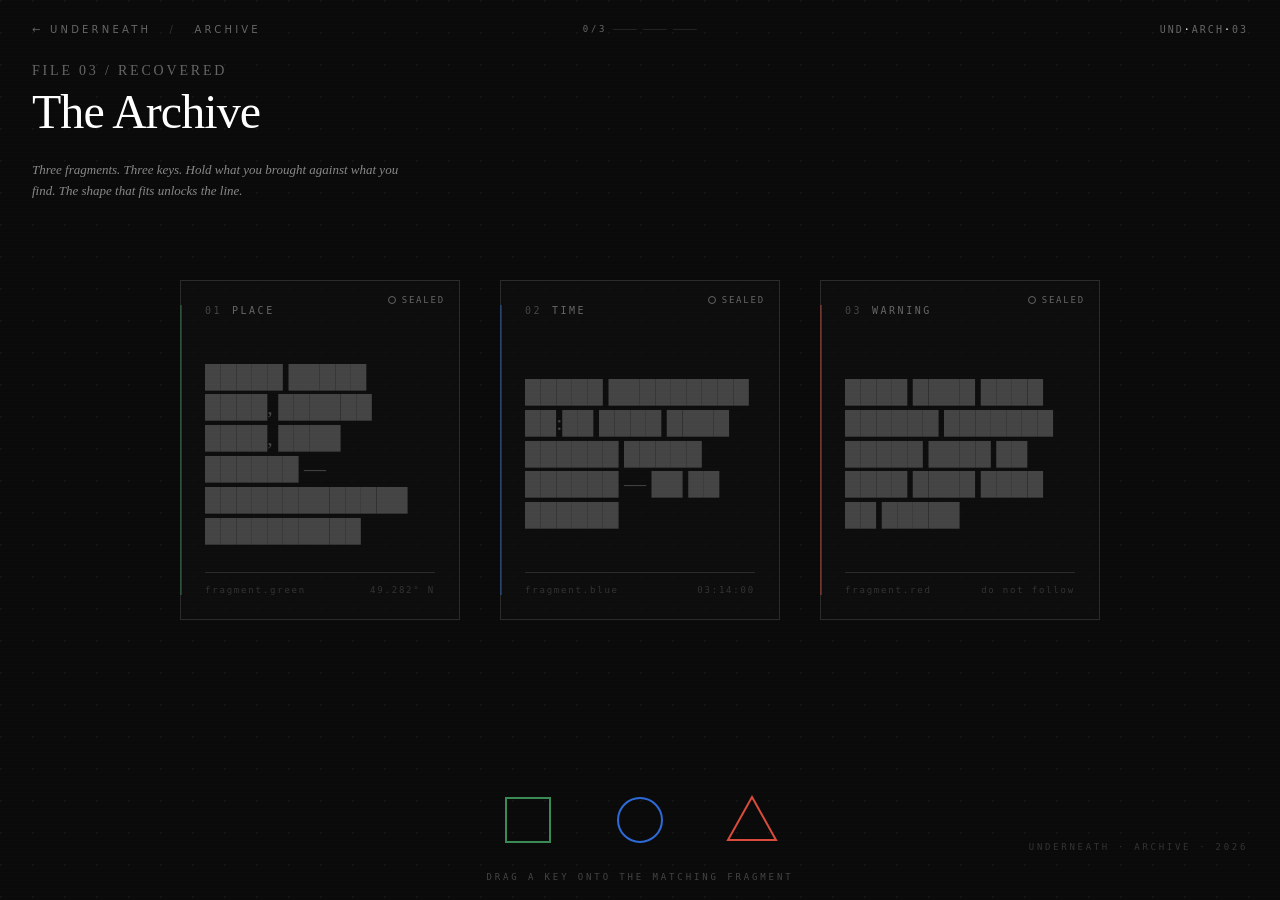
<file: art website/Archive.html>
<!doctype html>
<html lang="en">
<head>
<meta charset="utf-8" />
<title>Underneath — Archive</title>
<meta name="viewport" content="width=device-width,initial-scale=1" />
<style>
  :root{
    --bg:#0a0a0a;
    --ink:#fff;
    --muted:#666;
    --hair:#1a1a1a;
    --line:#2a2a2a;
    --red:#d94b3a;
    --blue:#2f6bd8;
    --green:#3a8a55;
  }
  *{box-sizing:border-box;margin:0;padding:0}
  html,body{height:100%;background:var(--bg);color:var(--ink);
    font-family:"Inter",system-ui,-apple-system,Helvetica,Arial,sans-serif;
    overflow:hidden;user-select:none;-webkit-user-select:none;}

  /* faint dot grid texture for the void */
  .void{
    position:fixed;inset:0;
    background-image:radial-gradient(circle at 1px 1px, rgba(255,255,255,0.04) 1px, transparent 0);
    background-size:32px 32px;
    pointer-events:none;
  }

  /* top label strip */
  .crumb{
    position:fixed;top:24px;left:32px;
    font-size:10px;letter-spacing:.32em;text-transform:uppercase;
    color:var(--muted);
  }
  .crumb a{color:var(--muted);text-decoration:none;border-bottom:1px solid transparent;transition:color .25s,border-color .25s;}
  .crumb a:hover{color:var(--ink);border-color:var(--ink);}
  .crumb .sep{margin:0 12px;color:#333;}

  .index{
    position:fixed;top:24px;right:32px;
    font-family:"JetBrains Mono",ui-monospace,Menlo,monospace;
    font-size:10px;letter-spacing:.2em;color:var(--muted);
  }
  .index b{color:var(--ink);font-weight:400;}

  /* page title */
  .heading{
    position:fixed;top:64px;left:32px;
    font-family:"Fraunces","Times New Roman",serif;
    font-weight:300;font-size:48px;letter-spacing:-.02em;line-height:1;
    color:var(--ink);
  }
  .heading .ix{font-size:14px;letter-spacing:.2em;color:var(--muted);display:block;font-family:inherit;font-weight:400;margin-bottom:10px;}
  .subhead{
    position:fixed;top:160px;left:32px;
    max-width:380px;
    font-size:13px;line-height:1.6;color:#888;
    font-family:"Fraunces",serif;font-style:italic;font-weight:300;
  }

  /* fragments grid — three locked cards floating in space */
  .stage{
    position:fixed;inset:0;
    display:flex;align-items:center;justify-content:center;
    pointer-events:none;
  }
  .fragments{
    display:flex;gap:40px;align-items:stretch;
    transition:transform 1.2s cubic-bezier(.7,0,.2,1), opacity .8s;
  }
  .frag{
    width:280px;min-height:340px;
    border:1px solid var(--line);
    background:rgba(255,255,255,0.015);
    padding:24px;
    position:relative;
    pointer-events:auto;
    transition:border-color .5s ease, background-color .5s ease, transform .8s cubic-bezier(.7,0,.2,1);
    display:flex;flex-direction:column;
    backdrop-filter:blur(2px);
  }
  .frag.drag-over{border-color:#444;background:rgba(255,255,255,0.04);}
  .frag.drag-over.match{border-color:rgba(255,255,255,0.7);background:rgba(255,255,255,0.07);}
  .frag.drag-over.miss{border-color:#3a1818;background:rgba(217,75,58,0.05);}
  .frag.unlocked{border-color:#444;background:rgba(255,255,255,0.025);}

  /* gentle bobbing motion on each fragment, staggered */
  @keyframes bob{ 0%,100%{transform:translateY(0)} 50%{transform:translateY(-6px)} }
  .frag:nth-child(1){animation:bob 7s ease-in-out infinite;}
  .frag:nth-child(2){animation:bob 8.5s ease-in-out -2s infinite;}
  .frag:nth-child(3){animation:bob 6.2s ease-in-out -4s infinite;}
  .fragments.assembled .frag{animation:none;}

  .frag .lockmark{
    position:absolute;top:14px;right:14px;
    font-family:"JetBrains Mono",monospace;font-size:9px;letter-spacing:.2em;
    color:var(--muted);text-transform:uppercase;
    display:flex;align-items:center;gap:6px;
  }
  .frag .lockmark::before{
    content:"";width:6px;height:6px;border:1px solid currentColor;border-radius:50%;
    background:transparent;transition:background .4s;
  }
  .frag.unlocked .lockmark{color:#aaa;}
  .frag.unlocked .lockmark::before{background:currentColor;}

  .frag .header{
    font-family:"JetBrains Mono",monospace;
    font-size:10px;letter-spacing:.25em;text-transform:uppercase;
    color:var(--muted);margin-bottom:auto;
  }
  .frag .header .num{color:#444;margin-right:10px;}

  .frag .body{
    margin:32px 0 12px;
    font-family:"Fraunces",serif;font-weight:300;font-size:22px;line-height:1.4;
    color:#444;
    transition:color .8s ease;
    min-height:120px;
    word-break:break-word;
  }
  .frag.unlocked .body{color:var(--ink);}

  .frag .meta{
    font-family:"JetBrains Mono",monospace;
    font-size:9px;letter-spacing:.2em;color:#333;
    margin-top:auto;padding-top:12px;border-top:1px solid var(--line);
    transition:color .8s, border-color .5s;
    display:flex;justify-content:space-between;
  }
  .frag.unlocked .meta{color:#888;border-top-color:#333;}

  /* color accent strip on left edge of each fragment */
  .frag::before{
    content:"";position:absolute;left:-1px;top:24px;bottom:24px;width:2px;
    background:var(--accent,#222);
    transition:opacity .4s;opacity:0.4;
  }
  .frag.unlocked::before{opacity:1;}

  /* shapes tray — bottom of screen, draggable */
  .tray{
    position:fixed;bottom:48px;left:50%;transform:translateX(-50%);
    display:flex;gap:48px;align-items:center;
    z-index:30;
  }
  .tray-label{
    position:fixed;bottom:18px;left:50%;transform:translateX(-50%);
    font-family:"JetBrains Mono",monospace;
    font-size:9px;letter-spacing:.32em;text-transform:uppercase;color:#444;
    pointer-events:none;
  }
  .key{
    width:64px;height:64px;
    cursor:grab;
    display:flex;align-items:center;justify-content:center;
    transition:transform .2s ease, opacity .4s ease;
    touch-action:none;
  }
  .key:active{cursor:grabbing;transform:scale(1.08);}
  .key.dragging{position:fixed;z-index:50;pointer-events:none;transform:scale(1.1);}
  .key.spent{opacity:0.18;cursor:not-allowed;pointer-events:none;}
  .key svg{width:100%;height:100%;display:block;}
  .key svg .stroke{stroke:var(--clr);stroke-width:2;fill:transparent;transition:filter .3s;}
  .key:hover svg .stroke{filter:drop-shadow(0 0 8px var(--clr));}

  /* progress rail — small bar showing 0/3, 1/3, etc */
  .progress{
    position:fixed;top:24px;left:50%;transform:translateX(-50%);
    display:flex;gap:6px;align-items:center;
    font-family:"JetBrains Mono",monospace;font-size:9px;letter-spacing:.3em;color:var(--muted);
  }
  .progress .pip{width:24px;height:1px;background:#222;transition:background .5s;}
  .progress .pip.on{background:var(--ink);}

  /* footer brand */
  .brand{
    position:fixed;bottom:48px;right:32px;
    font-family:"JetBrains Mono",monospace;
    font-size:9px;letter-spacing:.3em;color:#333;text-transform:uppercase;
  }

  /* synthesis overlay — appears after all 3 unlocked */
  .synthesis{
    position:fixed;inset:0;
    display:flex;align-items:center;justify-content:center;flex-direction:column;
    background:radial-gradient(ellipse at center, rgba(10,10,10,0.92) 0%, rgba(10,10,10,1) 70%);
    opacity:0;pointer-events:none;
    transition:opacity 1.6s ease;
    z-index:80;
    padding:32px;
  }
  .synthesis.on{opacity:1;pointer-events:auto;}
  .synthesis .label{
    font-family:"JetBrains Mono",monospace;
    font-size:10px;letter-spacing:.4em;color:#666;text-transform:uppercase;
    margin-bottom:32px;
  }
  .synthesis h2{
    font-family:"Fraunces",serif;font-weight:300;font-style:italic;
    font-size:42px;line-height:1.3;letter-spacing:-.01em;
    color:var(--ink);text-align:center;
    max-width:780px;margin-bottom:48px;
    text-wrap:pretty;
  }
  .synthesis .coords{
    font-family:"JetBrains Mono",monospace;
    font-size:13px;letter-spacing:.2em;color:#aaa;
    display:flex;gap:32px;margin-bottom:48px;
  }
  .synthesis .coords span b{color:var(--ink);font-weight:400;display:block;font-size:18px;letter-spacing:.1em;margin-top:4px;}
  .synthesis .actions{
    display:flex;gap:16px;
  }
  .synthesis .actions a{
    font-family:"JetBrains Mono",monospace;
    font-size:10px;letter-spacing:.3em;text-transform:uppercase;
    color:var(--ink);padding:14px 28px;border:1px solid #444;text-decoration:none;
    transition:background .25s, color .25s, border-color .25s;
  }
  .synthesis .actions a:hover{background:var(--ink);color:var(--bg);border-color:var(--ink);}
  .synthesis .actions a.ghost{color:#888;border-color:#222;}
  .synthesis .actions a.ghost:hover{color:var(--ink);border-color:#444;background:transparent;}

  /* tiny scanlines on the void for a recovered-archive feel */
  .scan{
    position:fixed;inset:0;pointer-events:none;
    background:repeating-linear-gradient(0deg,transparent,transparent 3px,rgba(255,255,255,0.012) 3px,rgba(255,255,255,0.012) 4px);
    z-index:1;
  }
</style>
</head>
<body>
<div class="void"></div>
<div class="scan"></div>

<div class="crumb">
  <a href="Underneath.html">← underneath</a>
  <span class="sep">/</span>
  <span>archive</span>
</div>
<div class="index">UND<b>·</b>ARCH<b>·</b>03</div>

<div class="progress" id="progress">
  <span id="pcount">0/3</span>
  <span class="pip" data-i="0"></span>
  <span class="pip" data-i="1"></span>
  <span class="pip" data-i="2"></span>
</div>

<h1 class="heading"><span class="ix">FILE 03 / RECOVERED</span>The Archive</h1>
<p class="subhead">Three fragments. Three keys. Hold what you brought against what you find. The shape that fits unlocks the line.</p>

<div class="stage">
  <div class="fragments" id="fragments">

    <article class="frag" data-key="green" style="--accent:#3a8a55;">
      <span class="lockmark">sealed</span>
      <div class="header"><span class="num">01</span>place</div>
      <div class="body" data-locked="█████ █████ ████, ██████ ████, ████ ██████ — █████████████ ██████████" data-unlocked="A building on the corner. Nine floors above ground. A tenth, beneath, that is not on any blueprint.">█████ █████ ████, ██████ ████, ████ ██████ — █████████████ ██████████</div>
      <div class="meta"><span>fragment.green</span><span>49.282° N</span></div>
    </article>

    <article class="frag" data-key="blue" style="--accent:#2f6bd8;">
      <span class="lockmark">sealed</span>
      <div class="header"><span class="num">02</span>time</div>
      <div class="body" data-locked="█████ █████████ ██:██ ████ ████ ██████ █████ ██████ — ██ ██ ██████" data-unlocked="It always happens at 03:14. The same hour, every cycle. We learned not to be there.">█████ █████████ ██:██ ████ ████ ██████ █████ ██████ — ██ ██ ██████</div>
      <div class="meta"><span>fragment.blue</span><span>03:14:00</span></div>
    </article>

    <article class="frag" data-key="red" style="--accent:#d94b3a;">
      <span class="lockmark">sealed</span>
      <div class="header"><span class="num">03</span>warning</div>
      <div class="body" data-locked="████ ████ ████ ██████ ███████ █████ ████ ██ ████ ████ ████ ██ █████" data-unlocked="Take only what you brought. Leave what you find. The room remembers, even when you do not.">████ ████ ████ ██████ ███████ █████ ████ ██ ████ ████ ████ ██ █████</div>
      <div class="meta"><span>fragment.red</span><span>do not follow</span></div>
    </article>

  </div>
</div>

<div class="tray-label">drag a key onto the matching fragment</div>
<div class="tray" id="tray">
  <div class="key" draggable="false" data-color="green" style="--clr:#3a8a55;" id="key-green">
    <svg viewBox="0 0 64 64"><rect class="stroke" x="10" y="10" width="44" height="44"/></svg>
  </div>
  <div class="key" draggable="false" data-color="blue" style="--clr:#2f6bd8;" id="key-blue">
    <svg viewBox="0 0 64 64"><circle class="stroke" cx="32" cy="32" r="22"/></svg>
  </div>
  <div class="key" draggable="false" data-color="red" style="--clr:#d94b3a;" id="key-red">
    <svg viewBox="0 0 64 64"><polygon class="stroke" points="32,9 56,52 8,52"/></svg>
  </div>
</div>

<div class="brand">UNDERNEATH · ARCHIVE · 2026</div>

<div class="synthesis" id="synthesis">
  <div class="label">SYNTHESIS — all keys consumed</div>
  <h2>A building on the corner. Nine floors above ground, one beneath. It always happens at 03:14. We will be there. We will leave what we find.</h2>
  <div class="coords">
    <span>LAT<b>49.282° N</b></span>
    <span>LON<b>123.120° W</b></span>
    <span>DATE<b>07.05.2026</b></span>
    <span>HOUR<b>03:14</b></span>
  </div>
  <div class="actions">
    <a href="Underneath.html" class="ghost">return</a>
    <a href="#" id="seal">seal the archive</a>
  </div>
</div>

<script>
/* =========================================================
   The Archive — Path 03
   Each shape (key) unlocks the fragment with the matching
   color. Three unlocked → synthesis overlay reveals the
   complete recovered passage with coordinates and time.
   Drag is custom (not HTML5 native) for full control.
   ========================================================= */

const tray   = document.getElementById('tray');
const frags  = document.querySelectorAll('.frag');
const fragWrap = document.getElementById('fragments');
const synth  = document.getElementById('synthesis');
const pcount = document.getElementById('pcount');
const pips   = document.querySelectorAll('.progress .pip');

let unlocked = new Set();
let drag = null; // {el, startX, startY, originRect}

/* ---------- Drag system ---------- */
function startDrag(keyEl, e){
  if(keyEl.classList.contains('spent')) return;
  e.preventDefault();
  const rect = keyEl.getBoundingClientRect();
  const ghost = keyEl.cloneNode(true);
  ghost.classList.add('dragging');
  ghost.style.left = rect.left + 'px';
  ghost.style.top  = rect.top  + 'px';
  ghost.style.width = rect.width + 'px';
  ghost.style.height = rect.height + 'px';
  document.body.appendChild(ghost);
  keyEl.style.opacity = 0.25;
  drag = {
    keyEl, ghost,
    color: keyEl.dataset.color,
    offsetX: e.clientX - rect.left,
    offsetY: e.clientY - rect.top,
    targetFrag: null
  };
  document.body.style.cursor = 'grabbing';
  window.addEventListener('pointermove', onMove);
  window.addEventListener('pointerup', endDrag);
}

function onMove(e){
  if(!drag) return;
  drag.ghost.style.left = (e.clientX - drag.offsetX) + 'px';
  drag.ghost.style.top  = (e.clientY - drag.offsetY) + 'px';
  // hit-test against fragments
  let over = null;
  for(const f of frags){
    if(f.classList.contains('unlocked')) continue;
    const r = f.getBoundingClientRect();
    if(e.clientX>=r.left && e.clientX<=r.right && e.clientY>=r.top && e.clientY<=r.bottom){
      over = f; break;
    }
  }
  for(const f of frags){
    f.classList.remove('drag-over','match','miss');
  }
  if(over){
    over.classList.add('drag-over');
    if(over.dataset.key === drag.color) over.classList.add('match');
    else over.classList.add('miss');
  }
  drag.targetFrag = over;
}

function endDrag(e){
  if(!drag) return;
  const { keyEl, ghost, color, targetFrag } = drag;
  window.removeEventListener('pointermove', onMove);
  window.removeEventListener('pointerup', endDrag);
  document.body.style.cursor = '';

  // animate ghost back, then remove
  if(targetFrag && targetFrag.dataset.key === color){
    // success — burst and remove ghost
    ghost.style.transition = 'opacity .35s ease, transform .35s ease';
    ghost.style.opacity = 0;
    ghost.style.transform = 'scale(1.6)';
    setTimeout(()=>ghost.remove(), 380);
    unlock(targetFrag);
    keyEl.classList.add('spent');
    keyEl.style.opacity = '';
  } else {
    // fail — snap back
    const back = keyEl.getBoundingClientRect();
    ghost.style.transition = 'left .35s cubic-bezier(.5,0,.2,1), top .35s cubic-bezier(.5,0,.2,1), opacity .25s';
    ghost.style.left = back.left + 'px';
    ghost.style.top  = back.top  + 'px';
    setTimeout(()=>{ ghost.remove(); keyEl.style.opacity = ''; }, 380);
    if(targetFrag){
      // small shake on miss
      targetFrag.animate(
        [{transform:'translateX(0)'},{transform:'translateX(-4px)'},{transform:'translateX(4px)'},{transform:'translateX(0)'}],
        {duration:280, easing:'ease-out'}
      );
    }
  }
  for(const f of frags) f.classList.remove('drag-over','match','miss');
  drag = null;
}

document.querySelectorAll('.key').forEach(k=>{
  k.addEventListener('pointerdown', e => startDrag(k, e));
});

/* ---------- Unlock logic ---------- */
function unlock(frag){
  frag.classList.add('unlocked');
  frag.querySelector('.lockmark').textContent = 'recovered';
  // type-out animation: locked text → unlocked text
  const body = frag.querySelector('.body');
  const target = body.dataset.unlocked;
  const locked = body.dataset.locked;
  // glitch transition: 12 frames of random char swap, then resolve to target
  const glyphs = '█▓▒░╳╳/\\\\<>?#@';
  let frames = 0;
  const total = 18;
  body.style.fontFamily = '"JetBrains Mono",monospace';
  body.style.fontSize = '14px';
  body.style.letterSpacing = '.05em';
  body.style.color = '#888';
  const tick = () => {
    frames++;
    if(frames >= total){
      // resolve
      body.style.transition = 'all .8s ease';
      body.style.fontFamily = '';
      body.style.fontSize = '';
      body.style.letterSpacing = '';
      body.style.color = '';
      body.textContent = target;
      return;
    }
    let s = '';
    const reveal = Math.floor((frames/total) * target.length);
    for(let i=0;i<target.length;i++){
      if(i < reveal && target[i]!==' ') s += target[i];
      else if(target[i]===' ') s += ' ';
      else s += glyphs[Math.floor(Math.random()*glyphs.length)];
    }
    body.textContent = s;
    setTimeout(tick, 60);
  };
  tick();

  unlocked.add(frag.dataset.key);
  pcount.textContent = `${unlocked.size}/3`;
  pips.forEach((p, i) => { if(i < unlocked.size) p.classList.add('on'); });

  if(unlocked.size === 3){
    setTimeout(()=>{
      fragWrap.classList.add('assembled');
      // pull fragments slightly together
      fragWrap.style.gap = '8px';
      fragWrap.style.transform = 'scale(0.92)';
      fragWrap.style.opacity = '0.4';
      setTimeout(()=> synth.classList.add('on'), 1200);
    }, 1400);
  }
}

document.getElementById('seal').addEventListener('click', e=>{
  e.preventDefault();
  // Final state: fade everything to pure black with a single line
  document.body.style.transition = 'background 1.2s ease';
  document.body.style.background = '#000';
  synth.style.transition = 'opacity 1.2s ease';
  synth.innerHTML = '<div style="font-family:Fraunces,serif;font-style:italic;font-weight:300;font-size:32px;color:#888;text-align:center;text-wrap:pretty;max-width:560px;">The archive is sealed.<br>You held the key for five seconds.<br>Now you remember.</div>';
});
</script>
</body>
</html>
</file>
<file: transitions.css>
html {
  background: #fff;
}

body {
  animation: pageFadeIn 0.42s ease both;
}

body.page-exit {
  animation: pageFadeOut 0.24s ease both;
}

.credit {
  position: fixed;
  right: 32px;
  bottom: 28px;
  z-index: 30;
  font-family: "JetBrains Mono", ui-monospace, Menlo, monospace;
  font-size: 10px;
  letter-spacing: 0.28em;
  text-transform: uppercase;
  color: #8a8a8a;
  pointer-events: none;
}

@keyframes pageFadeIn {
  from {
    opacity: 0;
  }
  to {
    opacity: 1;
  }
}

@keyframes pageFadeOut {
  from {
    opacity: 1;
  }
  to {
    opacity: 0;
  }
}

@media (prefers-reduced-motion: reduce) {
  body,
  body.page-exit {
    animation: none;
  }
}

@media (max-width: 700px) {
  .credit {
    right: 18px;
    bottom: 18px;
    font-size: 9px;
  }
}
</file>
<file: styles.css>
:root {
        --ink: #111;
        --muted: #9a9a9a;
        --hair: #e9e9e9;
        --red: #d94b3a;
        --blue: #2f6bd8;
        --green: #3a8a55;
      }
      * {
        box-sizing: border-box;
      }
      html,
      body {
        margin: 0;
        padding: 0;
        height: 100%;
        background: #fff;
        font-family:
          "Inter",
          system-ui,
          -apple-system,
          "Helvetica Neue",
          Helvetica,
          Arial,
          sans-serif;
      }
      body {
        overflow: hidden;
        cursor: default;
        user-select: none;
        -webkit-user-select: none;
      }
      canvas {
        position: fixed;
        inset: 0;
        display: block;
        touch-action: none;
      }

      .hint {
        position: fixed;
        top: 28px;
        left: 50%;
        transform: translateX(-50%);
        font-size: 12px;
        letter-spacing: 0.14em;
        text-transform: uppercase;
        color: var(--muted);
        pointer-events: none;
        transition: opacity 0.6s ease;
      }
      .timer {
        position: fixed;
        bottom: 32px;
        left: 50%;
        transform: translateX(-50%) translateY(8px);
        font-family:
          "JetBrains Mono", ui-monospace, SFMono-Regular, Menlo, monospace;
        font-size: 11px;
        letter-spacing: 0.2em;
        color: var(--ink);
        opacity: 0;
        transition:
          opacity 0.35s ease,
          transform 0.35s ease;
        pointer-events: none;
        text-align: center;
      }
      .timer.on {
        opacity: 1;
        transform: translateX(-50%) translateY(0);
      }
      .timer .bar {
        width: 200px;
        height: 1px;
        background: var(--hair);
        margin: 10px auto 0;
        position: relative;
      }
      .timer .bar i {
        position: absolute;
        left: 0;
        top: 0;
        height: 100%;
        width: 0%;
        background: var(--ink);
        transition: width 0.12s linear;
      }
      .timer .label {
        display: block;
        margin-top: 6px;
        color: var(--muted);
        font-size: 9px;
        letter-spacing: 0.3em;
      }

      .reset {
        position: fixed;
        top: 24px;
        right: 28px;
        font-size: 10px;
        letter-spacing: 0.22em;
        text-transform: uppercase;
        color: var(--muted);
        background: none;
        border: none;
        padding: 8px 10px;
        cursor: pointer;
        transition:
          color 0.2s ease,
          opacity 0.6s ease;
        z-index: 20;
      }
      .reset:hover {
        color: var(--ink);
      }

      .gate {
        position: fixed;
        inset: 0;
        background: #0a0a0a;
        opacity: 0;
        pointer-events: none;
        transition: opacity 0.8s ease;
        display: flex;
        align-items: center;
        justify-content: center;
        flex-direction: column;
        z-index: 60;
        color: #fff;
      }
      .gate.on {
        opacity: 1;
        pointer-events: auto;
      }
      .gate h1 {
        font-family: "Fraunces", "Times New Roman", serif;
        font-weight: 300;
        font-size: 64px;
        letter-spacing: -0.02em;
        margin: 0 0 24px;
        color: #fff;
      }
      .gate p {
        font-size: 12px;
        letter-spacing: 0.2em;
        text-transform: uppercase;
        color: #666;
        margin: 0 0 48px;
      }
      .gate a {
        font-size: 11px;
        letter-spacing: 0.3em;
        text-transform: uppercase;
        color: #fff;
        border: 1px solid #fff;
        padding: 14px 32px;
        text-decoration: none;
        transition:
          background 0.25s ease,
          color 0.25s ease;
      }
      .gate a:hover {
        background: #fff;
        color: #0a0a0a;
      }

      .brand {
        position: fixed;
        bottom: 28px;
        left: 32px;
        font-size: 10px;
        letter-spacing: 0.3em;
        text-transform: uppercase;
        color: var(--muted);
        pointer-events: none;
        transition: opacity 0.6s ease;
      }

      /* CSS handles all the UI fade-out on win — no JS inline styles needed */
      body.won .hint,
      body.won .reset,
      body.won .brand,
      body.won .timer {
        opacity: 0 !important;
        pointer-events: none;
      }

      @media (max-width: 700px) {
      .hint {
          top: 56px;
          left: 18px;
          width: calc(100vw - 36px);
          transform: none;
          text-align: left;
          line-height: 1.5;
        }
        .reset {
          top: 12px;
          right: 12px;
          padding: 12px;
          min-width: 44px;
          min-height: 44px;
        }
        .brand {
          left: 18px;
          bottom: 18px;
        }
        .timer {
          bottom: 64px;
          width: min(80vw, 260px);
        }
        .timer .bar {
          width: 100%;
        }
        .gate {
          padding: 28px;
          text-align: center;
        }
        .gate h1 {
          font-size: clamp(42px, 14vw, 64px);
        }
        .gate a {
          width: min(100%, 280px);
          padding-inline: 18px;
        }
      }
</file>
<file: archive.css>
:root{
    --bg:#0a0a0a;
    --ink:#fff;
    --muted:#666;
    --hair:#1a1a1a;
    --line:#2a2a2a;
    --red:#d94b3a;
    --blue:#2f6bd8;
    --green:#3a8a55;
  }
  *{box-sizing:border-box;margin:0;padding:0}
  html,body{min-height:100%;background:var(--bg);color:var(--ink);
    font-family:"Inter",system-ui,-apple-system,Helvetica,Arial,sans-serif;
    overflow:hidden;user-select:none;-webkit-user-select:none;}

  /* faint dot grid texture for the void */
  .void{
    position:fixed;inset:0;
    background-image:radial-gradient(circle at 1px 1px, rgba(255,255,255,0.04) 1px, transparent 0);
    background-size:32px 32px;
    pointer-events:none;
  }

  /* top label strip */
  .crumb{
    position:fixed;top:24px;left:32px;
    font-size:10px;letter-spacing:.32em;text-transform:uppercase;
    color:var(--muted);
  }
  .crumb a{color:var(--muted);text-decoration:none;border-bottom:1px solid transparent;transition:color .25s,border-color .25s;}
  .crumb a:hover{color:var(--ink);border-color:var(--ink);}
  .crumb .sep{margin:0 12px;color:#333;}

  .index{
    position:fixed;top:24px;right:32px;
    font-family:"JetBrains Mono",ui-monospace,Menlo,monospace;
    font-size:10px;letter-spacing:.2em;color:var(--muted);
  }
  .index b{color:var(--ink);font-weight:400;}

  /* page title */
  .heading{
    position:fixed;top:64px;left:32px;
    font-family:"Fraunces","Times New Roman",serif;
    font-weight:300;font-size:48px;letter-spacing:-.02em;line-height:1;
    color:var(--ink);
  }
  .heading .ix{font-size:14px;letter-spacing:.2em;color:var(--muted);display:block;font-family:inherit;font-weight:400;margin-bottom:10px;}
  .subhead{
    position:fixed;top:160px;left:32px;
    max-width:380px;
    font-size:13px;line-height:1.6;color:#888;
    font-family:"Fraunces",serif;font-style:normal;font-weight:300;
  }

  /* fragments grid — three locked cards floating in space */
  .stage{
    position:fixed;inset:0;
    display:flex;align-items:center;justify-content:center;
    pointer-events:none;
  }
  .fragments{
    display:flex;gap:40px;align-items:stretch;
    transition:transform 1.2s cubic-bezier(.7,0,.2,1), opacity .8s;
  }
  .frag{
    width:300px;min-height:380px;
    border:1px solid var(--line);
    background:rgba(255,255,255,0.015);
    padding:24px;
    position:relative;
    pointer-events:auto;
    transition:border-color .5s ease, background-color .5s ease, transform .8s cubic-bezier(.7,0,.2,1);
    display:flex;flex-direction:column;
    backdrop-filter:blur(2px);
  }
  .frag.drag-over{border-color:#444;background:rgba(255,255,255,0.04);}
  .frag.drag-over.match{border-color:rgba(255,255,255,0.7);background:rgba(255,255,255,0.07);}
  .frag.drag-over.miss{border-color:#3a1818;background:rgba(217,75,58,0.05);}
  .frag.unlocked{border-color:#444;background:rgba(255,255,255,0.025);}

  /* gentle bobbing motion on each fragment, staggered */
  @keyframes bob{ 0%,100%{transform:translateY(0)} 50%{transform:translateY(-6px)} }
  .frag:nth-child(1){animation:bob 7s ease-in-out infinite;}
  .frag:nth-child(2){animation:bob 8.5s ease-in-out -2s infinite;}
  .frag:nth-child(3){animation:bob 6.2s ease-in-out -4s infinite;}
  .fragments.assembled .frag{animation:none;}

  .frag .lockmark{
    position:absolute;top:14px;right:14px;
    font-family:"JetBrains Mono",monospace;font-size:9px;letter-spacing:.2em;
    color:var(--muted);text-transform:uppercase;
    display:flex;align-items:center;gap:6px;
  }
  .frag .lockmark::before{
    content:"";width:6px;height:6px;border:1px solid currentColor;border-radius:50%;
    background:transparent;transition:background .4s;
  }
  .frag.unlocked .lockmark{color:#aaa;}
  .frag.unlocked .lockmark::before{background:currentColor;}

  .frag .header{
    font-family:"JetBrains Mono",monospace;
    font-size:10px;letter-spacing:.25em;text-transform:uppercase;
    color:var(--muted);margin-bottom:auto;
  }
  .frag .header .num{color:#444;margin-right:10px;}

  .frag .body{
    margin:32px 0 12px;
    font-family:"Fraunces",serif;font-weight:300;font-size:23px;line-height:1.38;
    color:#444;
    transition:color .8s ease;
    min-height:120px;
    word-break:break-word;
  }
  .frag.unlocked .body{color:var(--ink);}

  .frag .meta{
    font-family:"JetBrains Mono",monospace;
    font-size:9px;letter-spacing:.2em;color:#333;
    margin-top:auto;padding-top:12px;border-top:1px solid var(--line);
    transition:color .8s, border-color .5s;
    display:flex;justify-content:space-between;
  }
  .frag.unlocked .meta{color:#888;border-top-color:#333;}

  /* color accent strip on left edge of each fragment */
  .frag::before{
    content:"";position:absolute;left:-1px;top:24px;bottom:24px;width:2px;
    background:var(--accent,#222);
    transition:opacity .4s;opacity:0.4;
  }
  .frag.unlocked::before{opacity:1;}

  /* shapes tray — bottom of screen, draggable */
  .tray{
    position:fixed;bottom:48px;left:50%;transform:translateX(-50%);
    display:flex;gap:48px;align-items:center;
    z-index:30;
  }
  .tray-label{
    position:fixed;bottom:18px;left:50%;transform:translateX(-50%);
    font-family:"JetBrains Mono",monospace;
    font-size:9px;letter-spacing:.32em;text-transform:uppercase;color:#444;
    pointer-events:none;
  }
  .key{
    width:64px;height:64px;
    cursor:grab;
    display:flex;align-items:center;justify-content:center;
    transition:transform .2s ease, opacity .4s ease;
    touch-action:none;
  }
  .key:active{cursor:grabbing;transform:scale(1.08);}
  .key.dragging{position:fixed;z-index:50;pointer-events:none;transform:scale(1.1);}
  .key.spent{opacity:0.18;cursor:not-allowed;pointer-events:none;}
  .key svg{width:100%;height:100%;display:block;}
  .key svg .stroke{stroke:var(--clr);stroke-width:2;fill:transparent;transition:filter .3s;}
  .key:hover svg .stroke{filter:drop-shadow(0 0 8px var(--clr));}

  /* progress rail — small bar showing 0/3, 1/3, etc */
  .progress{
    position:fixed;top:24px;left:50%;transform:translateX(-50%);
    display:flex;gap:6px;align-items:center;
    font-family:"JetBrains Mono",monospace;font-size:9px;letter-spacing:.3em;color:var(--muted);
  }
  .progress .pip{width:24px;height:1px;background:#222;transition:background .5s;}
  .progress .pip.on{background:var(--ink);}

  /* footer brand */
  .brand{
    position:fixed;bottom:48px;left:32px;
    font-family:"JetBrains Mono",monospace;
    font-size:9px;letter-spacing:.3em;color:#333;text-transform:uppercase;
  }

  /* synthesis overlay — appears after all 3 unlocked */
  .synthesis{
    position:fixed;inset:0;
    display:flex;align-items:center;justify-content:center;flex-direction:column;
    background:radial-gradient(ellipse at center, rgba(10,10,10,0.92) 0%, rgba(10,10,10,1) 70%);
    opacity:0;pointer-events:none;
    transition:opacity 1.6s ease;
    z-index:80;
    padding:32px;
  }
  .synthesis.on{opacity:1;pointer-events:auto;}
  .synthesis .label{
    font-family:"JetBrains Mono",monospace;
    font-size:10px;letter-spacing:.4em;color:#666;text-transform:uppercase;
    margin-bottom:32px;
  }
  .synthesis h2{
    font-family:"Fraunces",serif;font-weight:300;font-style:normal;
    font-size:42px;line-height:1.3;letter-spacing:-.01em;
    color:var(--ink);text-align:center;
    max-width:780px;margin-bottom:48px;
    text-wrap:pretty;
  }
  .synthesis .coords{
    font-family:"JetBrains Mono",monospace;
    font-size:13px;letter-spacing:.2em;color:#aaa;
    display:flex;gap:32px;margin-bottom:48px;
  }
  .synthesis .coords span b{color:var(--ink);font-weight:400;display:block;font-size:18px;letter-spacing:.1em;margin-top:4px;}
  .synthesis .coords b{
    user-select:text;
    -webkit-user-select:text;
    -webkit-touch-callout:default;
  }
  .synthesis .actions{
    display:flex;gap:16px;
  }
  .synthesis .actions a{
    font-family:"JetBrains Mono",monospace;
    font-size:10px;letter-spacing:.3em;text-transform:uppercase;
    color:var(--ink);padding:14px 28px;border:1px solid #444;text-decoration:none;
    transition:background .25s, color .25s, border-color .25s;
  }
  .synthesis .actions a:hover{background:var(--ink);color:var(--bg);border-color:var(--ink);}
  .synthesis .actions a.ghost{color:#888;border-color:#222;}
  .synthesis .actions a.ghost:hover{color:var(--ink);border-color:#444;background:transparent;}

  /* tiny scanlines on the void for a recovered-archive feel */
  .scan{
    position:fixed;inset:0;pointer-events:none;
    background:repeating-linear-gradient(0deg,transparent,transparent 3px,rgba(255,255,255,0.012) 3px,rgba(255,255,255,0.012) 4px);
    z-index:1;
  }

  body.sealed .void,
  body.sealed .scan,
  body.sealed .crumb,
  body.sealed .index,
  body.sealed .progress,
  body.sealed .heading,
  body.sealed .subhead,
  body.sealed .stage,
  body.sealed .tray,
  body.sealed .tray-label,
  body.sealed .brand,
  body.sealed .credit {
    opacity:0;
    transition:opacity 1.8s ease;
    pointer-events:none;
  }

  @media (max-width: 920px) {
    html,body{
      height:auto;
      overflow:auto;
    }
    .crumb{
      top:16px;
      left:18px;
      max-width:calc(100vw - 130px);
      white-space:nowrap;
      overflow:hidden;
      text-overflow:ellipsis;
    }
    .index{
      top:16px;
      right:18px;
    }
    .progress{
      top:52px;
      width:100%;
      justify-content:center;
    }
    .heading{
      position:relative;
      top:auto;
      left:auto;
      margin:96px 18px 0;
      font-size:clamp(36px, 12vw, 48px);
    }
    .subhead{
      position:relative;
      top:auto;
      left:auto;
      margin:18px 18px 0;
      max-width:min(100% - 36px, 440px);
    }
    .stage{
      position:relative;
      inset:auto;
      display:block;
      padding:34px 18px 170px;
    }
    .fragments{
      width:min(100%, 360px);
      margin:0 auto;
      flex-direction:column;
      gap:16px;
    }
    .frag{
      width:100%;
      min-height:320px;
      padding:22px;
      backdrop-filter:none;
    }
    .frag .body{
      min-height:auto;
      font-size:21px;
      margin:28px 0 20px;
    }
    .tray{
      left:50%;
      right:auto;
      bottom:42px;
      gap:28px;
      padding:12px 18px;
      border:1px solid #202020;
      background:rgba(10,10,10,.84);
      backdrop-filter:blur(10px);
    }
    .tray-label{
      bottom:14px;
      width:100%;
      text-align:center;
    }
    .key{
      width:54px;
      height:54px;
    }
    .brand{
      display:none;
    }
    .synthesis h2{
      font-size:clamp(28px, 9vw, 42px);
    }
    .synthesis .coords{
      display:grid;
      grid-template-columns:1fr 1fr;
      gap:22px;
      text-align:center;
    }
    .synthesis .actions{
      width:100%;
      max-width:320px;
      flex-direction:column;
    }
    .synthesis .actions a{
      text-align:center;
    }
  }
</file>
<file: light.css>
:root {
  --bg: #0a0a0a;
  --ink: #fff;
  --muted: #707070;
  --hair: #1f1f1f;
  --line: #343434;
  --red: #d94b3a;
  --blue: #2f6bd8;
  --green: #3a8a55;
  --north: 28%;
  --east: 76%;
  --west: 18%;
  --door-opacity: 0.22;
  --door-border: rgba(255, 255, 255, 0.16);
  --door-bg: rgba(255, 255, 255, 0);
  --door-glow: rgba(255, 255, 255, 0);
  --door-scale: 0.82;
}

* {
  box-sizing: border-box;
}

html,
body {
  min-height: 100%;
  margin: 0;
  background: var(--bg);
  color: var(--ink);
  font-family: "Inter", system-ui, -apple-system, "Helvetica Neue", Helvetica, Arial, sans-serif;
  overflow-x: hidden;
  user-select: none;
  -webkit-user-select: none;
}

.void {
  position: fixed;
  inset: 0;
  pointer-events: none;
  background-image: radial-gradient(circle at 1px 1px, rgba(255, 255, 255, 0.045) 1px, transparent 0);
  background-size: 34px 34px;
}

.crumb,
.index {
  position: fixed;
  z-index: 10;
  top: 24px;
  font-family: "JetBrains Mono", ui-monospace, Menlo, monospace;
  font-size: 10px;
  letter-spacing: 0.28em;
  text-transform: uppercase;
  color: var(--muted);
}

.crumb {
  left: 32px;
}

.index {
  right: 32px;
}

.crumb a {
  color: var(--muted);
  text-decoration: none;
  border-bottom: 1px solid transparent;
}

.crumb a:hover {
  color: var(--ink);
  border-color: var(--ink);
}

.crumb .sep {
  margin: 0 12px;
  color: #333;
}

.index b {
  color: var(--ink);
  font-weight: 400;
}

.shell {
  position: relative;
  min-height: 100vh;
  display: grid;
  grid-template-columns: minmax(320px, 560px) minmax(280px, 420px);
  align-items: center;
  justify-content: center;
  gap: clamp(40px, 8vw, 96px);
  padding: 96px 48px 72px;
}

.lightbox {
  width: min(100%, 560px);
  display: flex;
  align-items: center;
  justify-content: center;
  flex-direction: column;
}

.aperture {
  position: relative;
  width: min(100%, 520px);
  aspect-ratio: 1 / 1;
  border: 1px solid var(--hair);
  background:
    linear-gradient(90deg, transparent 49.8%, rgba(255,255,255,0.08) 50%, transparent 50.2%),
    linear-gradient(0deg, transparent 49.8%, rgba(255,255,255,0.08) 50%, transparent 50.2%),
    #080808;
  overflow: hidden;
}

.aperture::before,
.aperture::after {
  content: "";
  position: absolute;
  inset: 13%;
  border: 1px solid rgba(255, 255, 255, 0.08);
}

.aperture::after {
  inset: 28%;
}

.beam {
  position: absolute;
  opacity: 0.76;
  mix-blend-mode: screen;
  filter: blur(0.5px);
  transition: opacity 0.18s ease, transform 0.18s ease;
}

.beam.north {
  top: -8%;
  left: 28%;
  width: 44%;
  height: var(--north);
  min-height: 30px;
  background: linear-gradient(to bottom, rgba(255,255,255,0.82), rgba(255,255,255,0));
}

.beam.east {
  right: -8%;
  top: 30%;
  width: var(--east);
  min-width: 28px;
  height: 40%;
  background: linear-gradient(to left, rgba(47,107,216,0.8), rgba(47,107,216,0));
}

.beam.west {
  left: -8%;
  top: 34%;
  width: var(--west);
  min-width: 28px;
  height: 34%;
  background: linear-gradient(to right, rgba(217,75,58,0.76), rgba(217,75,58,0));
}

.threshold {
  position: absolute;
  left: 50%;
  bottom: 18%;
  width: 24%;
  height: 42%;
  transform: translateX(-50%) scale(var(--door-scale));
  transform-origin: 50% 100%;
  border: 1px solid var(--door-border);
  border-bottom: 0;
  background: var(--door-bg);
  box-shadow: 0 0 80px var(--door-glow);
  opacity: var(--door-opacity);
  transition: opacity 0.3s ease, border-color 0.3s ease, background 0.3s ease, box-shadow 0.3s ease, transform 0.3s ease;
}

.door-rail {
  width: min(100%, 520px);
  height: 1px;
  margin: 20px auto 0;
  background: var(--hair);
}

.door-rail i {
  display: block;
  width: 0%;
  height: 100%;
  background: var(--ink);
  box-shadow: 0 0 8px rgba(255, 255, 255, 0.5);
  transition: width 0.18s ease, box-shadow 0.3s ease;
}

.panel .ix {
  display: block;
  margin-bottom: 16px;
  font-family: "JetBrains Mono", ui-monospace, Menlo, monospace;
  font-size: 10px;
  letter-spacing: 0.3em;
  text-transform: uppercase;
  color: var(--muted);
}

.panel h1 {
  margin: 0;
  font-family: "Fraunces", "Times New Roman", serif;
  font-size: clamp(44px, 6vw, 72px);
  font-weight: 300;
  line-height: 0.98;
  letter-spacing: 0;
}

.panel p {
  margin: 28px 0 0;
  max-width: 360px;
  color: #888;
  font-family: "Fraunces", "Times New Roman", serif;
  font-size: 17px;
  font-style: normal;
  font-weight: 300;
  line-height: 1.65;
}

.controls {
  margin-top: 42px;
  display: grid;
  gap: 24px;
}

.controls label {
  display: grid;
  gap: 10px;
  color: var(--muted);
  font-family: "JetBrains Mono", ui-monospace, Menlo, monospace;
  font-size: 10px;
  letter-spacing: 0.28em;
  text-transform: uppercase;
}

.controls input {
  width: 100%;
  height: 44px;
  accent-color: #fff;
  cursor: pointer;
  touch-action: pan-y;
}

.controls input::-webkit-slider-thumb {
  min-width: 28px;
  min-height: 28px;
}

.controls input::-moz-range-thumb {
  width: 28px;
  height: 28px;
}

.tip {
  margin-top: 22px;
  padding: 8px 0;
  min-height: 44px;
  border: 0;
  border-bottom: 1px solid #242424;
  background: transparent;
  color: #666;
  font-family: "JetBrains Mono", ui-monospace, Menlo, monospace;
  font-size: 9px;
  letter-spacing: 0.2em;
  line-height: 1.6;
  text-align: left;
  text-transform: uppercase;
  cursor: default;
}

.status {
  min-height: 20px;
  font-family: "JetBrains Mono", ui-monospace, Menlo, monospace !important;
  font-size: 10px !important;
  font-style: normal !important;
  letter-spacing: 0.22em;
  text-transform: uppercase;
  color: var(--muted) !important;
}

.next {
  display: inline-flex;
  margin-top: 0;
  max-height: 0;
  padding: 0 28px;
  border: 0 solid transparent;
  color: var(--ink);
  font-family: "JetBrains Mono", ui-monospace, Menlo, monospace;
  font-size: 10px;
  letter-spacing: 0.3em;
  text-transform: uppercase;
  text-decoration: none;
  overflow: hidden;
  opacity: 0;
  pointer-events: none;
  transform: translateY(8px);
  transition:
    opacity 0.4s ease,
    transform 0.4s ease,
    max-height 0.4s ease,
    margin-top 0.4s ease,
    padding 0.4s ease,
    border-color 0.25s ease,
    background 0.25s ease,
    color 0.25s ease;
}

.next.on {
  margin-top: 24px;
  max-height: 56px;
  padding: 14px 28px;
  border-width: 1px;
  border-color: var(--ink);
  opacity: 1;
  pointer-events: auto;
  transform: translateY(0);
}

.next:hover {
  background: var(--ink);
  color: var(--bg);
}

@media (max-width: 920px) {
  .crumb {
    top: 16px;
    left: 18px;
  }

  .index {
    top: 16px;
    right: 18px;
  }

  .credit {
    top: 42px;
    right: 18px;
    bottom: auto;
  }

  .shell {
    min-height: auto;
    grid-template-columns: 1fr;
    align-items: start;
    gap: 28px;
    padding: 88px 18px 56px;
  }

  .lightbox {
    order: 1;
    position: sticky;
    top: 56px;
    z-index: 4;
    width: min(100%, 300px);
    margin: 0 auto;
    align-self: start;
  }

  .panel {
    order: 2;
  }

  .panel p {
    max-width: 520px;
  }

  .next {
    width: 100%;
    justify-content: center;
    padding-inline: 18px;
  }

  .next:not(.on) {
    padding-block: 0;
  }
}
</file>
<file: path.css>
:root {
  --bg: #fff;
  --ink: #111;
  --muted: #8c8c8c;
  --hair: #e7e7e7;
  --line: #d8d8d8;
  --blue: #2f6bd8;
}

* {
  box-sizing: border-box;
}

html,
body {
  height: 100%;
  height: 100dvh;
  min-height: 100%;
  min-height: 100dvh;
  margin: 0;
  background: var(--bg);
  color: var(--ink);
  font-family: "Inter", system-ui, -apple-system, "Helvetica Neue", Helvetica, Arial, sans-serif;
  user-select: none;
  -webkit-user-select: none;
  overflow: hidden;
  overscroll-behavior: none;
  overscroll-behavior-y: none;
  touch-action: none;
  -webkit-user-select: none;
  -webkit-touch-callout: none;
}

body {
  position: fixed;
  inset: 0;
  width: 100%;
}

.crumb,
.index,
.brand {
  position: fixed;
  z-index: 10;
  font-family: "JetBrains Mono", ui-monospace, Menlo, monospace;
  font-size: 10px;
  letter-spacing: 0.28em;
  text-transform: uppercase;
  color: var(--muted);
}

.crumb {
  top: 24px;
  left: 32px;
}

.crumb a {
  color: var(--muted);
  text-decoration: none;
  border-bottom: 1px solid transparent;
}

.crumb a:hover {
  color: var(--ink);
  border-color: var(--ink);
}

.crumb .sep {
  margin: 0 12px;
  color: #cfcfcf;
}

.index {
  top: 24px;
  right: 32px;
}

.index b {
  color: var(--ink);
  font-weight: 400;
}

.shell {
  min-height: 100vh;
  display: grid;
  grid-template-columns: minmax(260px, 360px) minmax(380px, 720px);
  align-items: center;
  justify-content: center;
  gap: clamp(40px, 8vw, 96px);
  padding: 96px 48px 72px;
}

.copy .ix {
  display: block;
  margin-bottom: 16px;
  font-family: "JetBrains Mono", ui-monospace, Menlo, monospace;
  font-size: 10px;
  letter-spacing: 0.3em;
  text-transform: uppercase;
  color: var(--muted);
}

.copy h1 {
  margin: 0;
  font-family: "Fraunces", "Times New Roman", serif;
  font-size: clamp(44px, 6vw, 72px);
  font-weight: 300;
  line-height: 0.98;
  letter-spacing: 0;
}

.copy p {
  margin: 28px 0 0;
  max-width: 340px;
  color: #777;
  font-family: "Fraunces", "Times New Roman", serif;
  font-size: 17px;
  font-style: normal;
  font-weight: 300;
  line-height: 1.65;
}

.plan {
  width: min(100%, 760px);
}

.floor {
  width: 100%;
  aspect-ratio: 720 / 440;
  display: block;
  border: 1px solid var(--hair);
  background:
    linear-gradient(var(--hair) 1px, transparent 1px),
    linear-gradient(90deg, var(--hair) 1px, transparent 1px),
    #fff;
  background-size: 48px 48px;
  touch-action: none;
}

.floor * {
  touch-action: none;
}

.room {
  fill: rgba(255, 255, 255, 0.72);
  stroke: var(--line);
  stroke-width: 1.5;
}

.wall-gap {
  stroke: #fff;
  stroke-width: 10;
  stroke-linecap: round;
}

.guide {
  fill: none;
  stroke: #cfd9ef;
  stroke-width: 34;
  stroke-linecap: round;
  stroke-linejoin: round;
  opacity: 0.55;
}

.drawn {
  fill: none;
  stroke: var(--blue);
  stroke-width: 3;
  stroke-linecap: round;
  stroke-linejoin: round;
  opacity: 0.95;
}

.start,
.end {
  fill: #fff;
  stroke: var(--blue);
  stroke-width: 2;
}

.traveler {
  fill: #fff;
  stroke: var(--ink);
  stroke-width: 2;
  filter: drop-shadow(0 8px 18px rgba(17, 17, 17, 0.08));
  cursor: grab;
}

.floor.dragging .traveler {
  cursor: grabbing;
}

.rail {
  width: 100%;
  height: 1px;
  margin: 24px 0 0;
  background: var(--hair);
}

.rail i {
  display: block;
  width: 0%;
  height: 100%;
  background: var(--ink);
  transition: width 0.18s linear;
}

.status {
  min-height: 20px;
  margin: 14px 0 0;
  font-family: "JetBrains Mono", ui-monospace, Menlo, monospace;
  font-size: 10px;
  letter-spacing: 0.22em;
  text-transform: uppercase;
  color: var(--muted);
}

.next {
  display: inline-flex;
  margin-top: 28px;
  padding: 14px 28px;
  border: 1px solid var(--ink);
  color: var(--ink);
  font-family: "JetBrains Mono", ui-monospace, Menlo, monospace;
  font-size: 10px;
  letter-spacing: 0.3em;
  text-transform: uppercase;
  text-decoration: none;
  opacity: 0;
  pointer-events: none;
  transform: translateY(8px);
  transition: opacity 0.4s ease, transform 0.4s ease, background 0.25s ease, color 0.25s ease;
}

.next.on {
  opacity: 1;
  pointer-events: auto;
  transform: translateY(0);
}

.next:hover {
  background: var(--ink);
  color: #fff;
}

@media (max-width: 920px) {
  .crumb {
    top: 16px;
    left: 18px;
  }

  .index {
    top: 16px;
    right: 18px;
  }

  .shell {
    height: 100dvh;
    min-height: 100dvh;
    grid-template-columns: 1fr;
    gap: 22px;
    padding: 76px 18px 28px;
    overflow: hidden;
  }

  .copy h1 {
    font-size: clamp(38px, 11vw, 56px);
  }

  .copy p {
    max-width: 520px;
  }

  .plan {
    width: 100%;
  }

  .floor {
    width: min(100%, 340px, calc(100dvh - 310px));
    margin-inline: auto;
    aspect-ratio: 1 / 1;
  }

  .status {
    line-height: 1.5;
  }

  .next {
    width: 100%;
    justify-content: center;
    padding-inline: 18px;
  }
}
</file>
